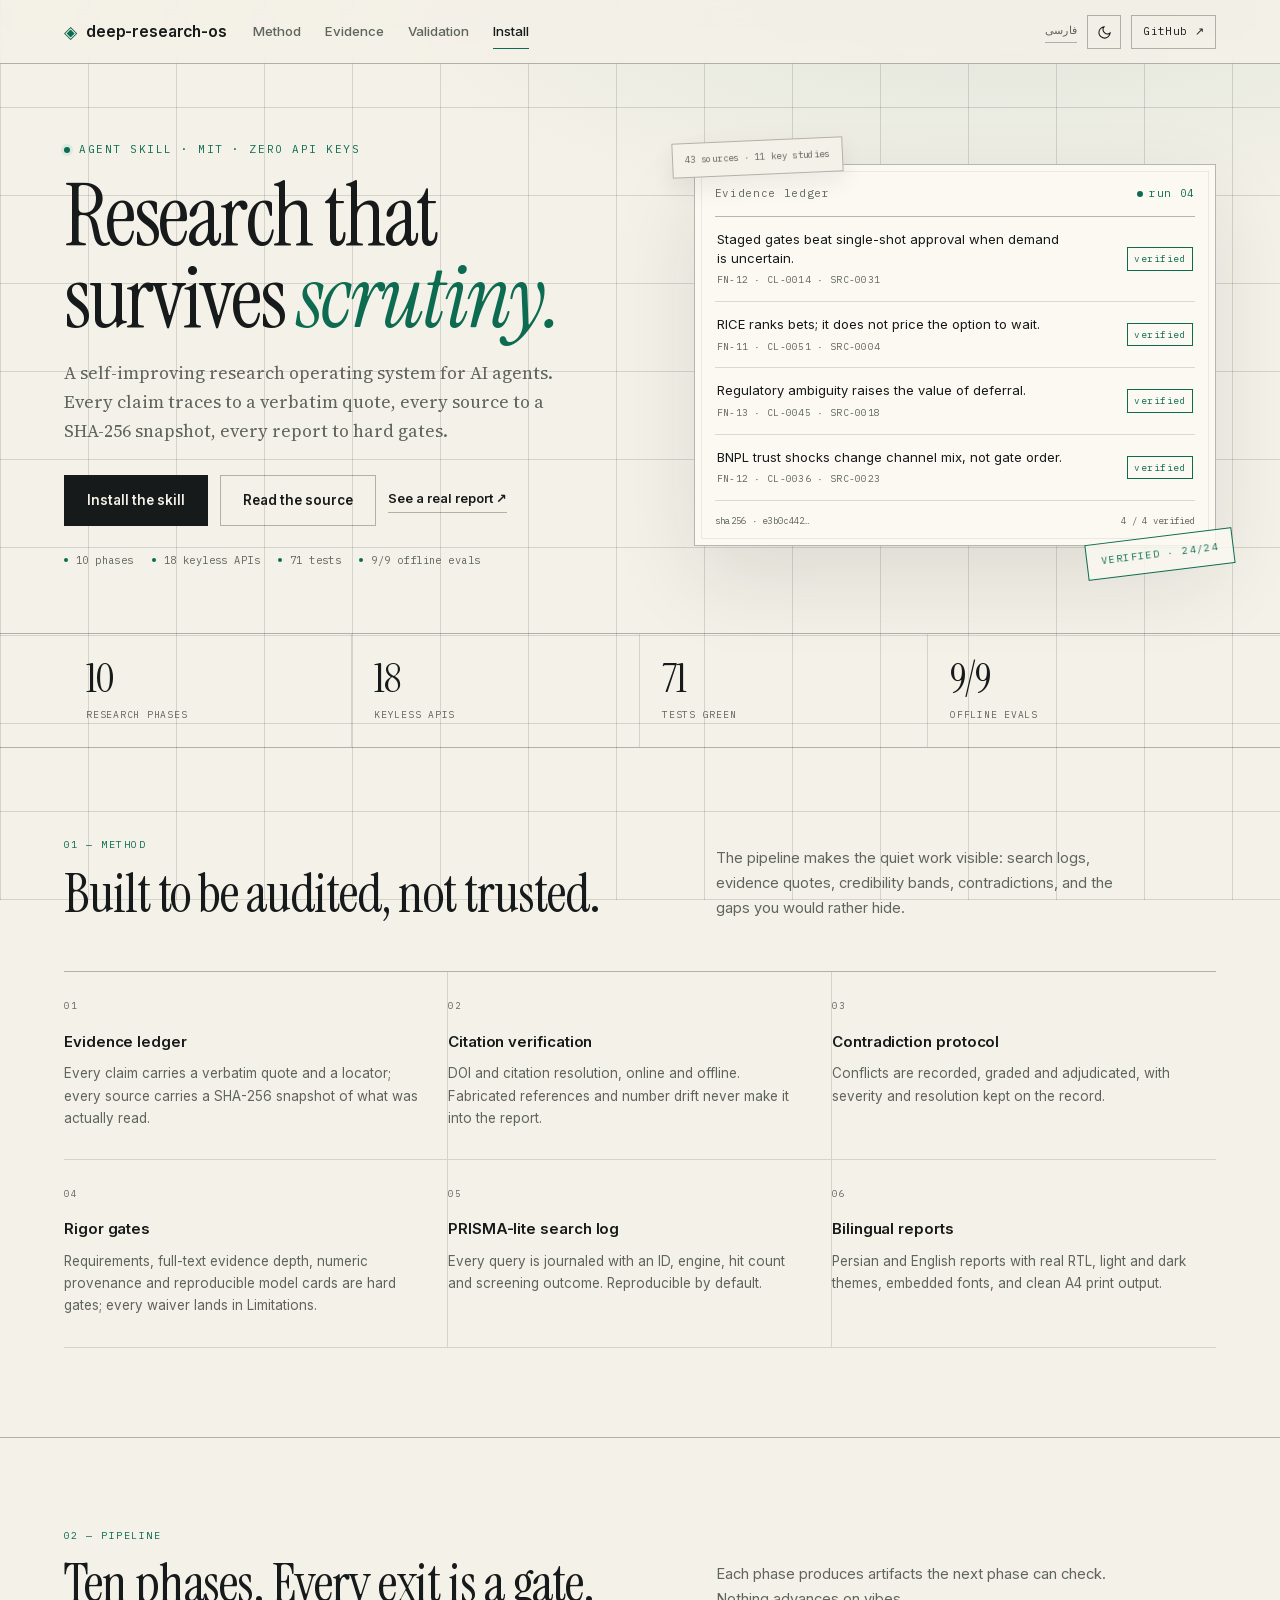
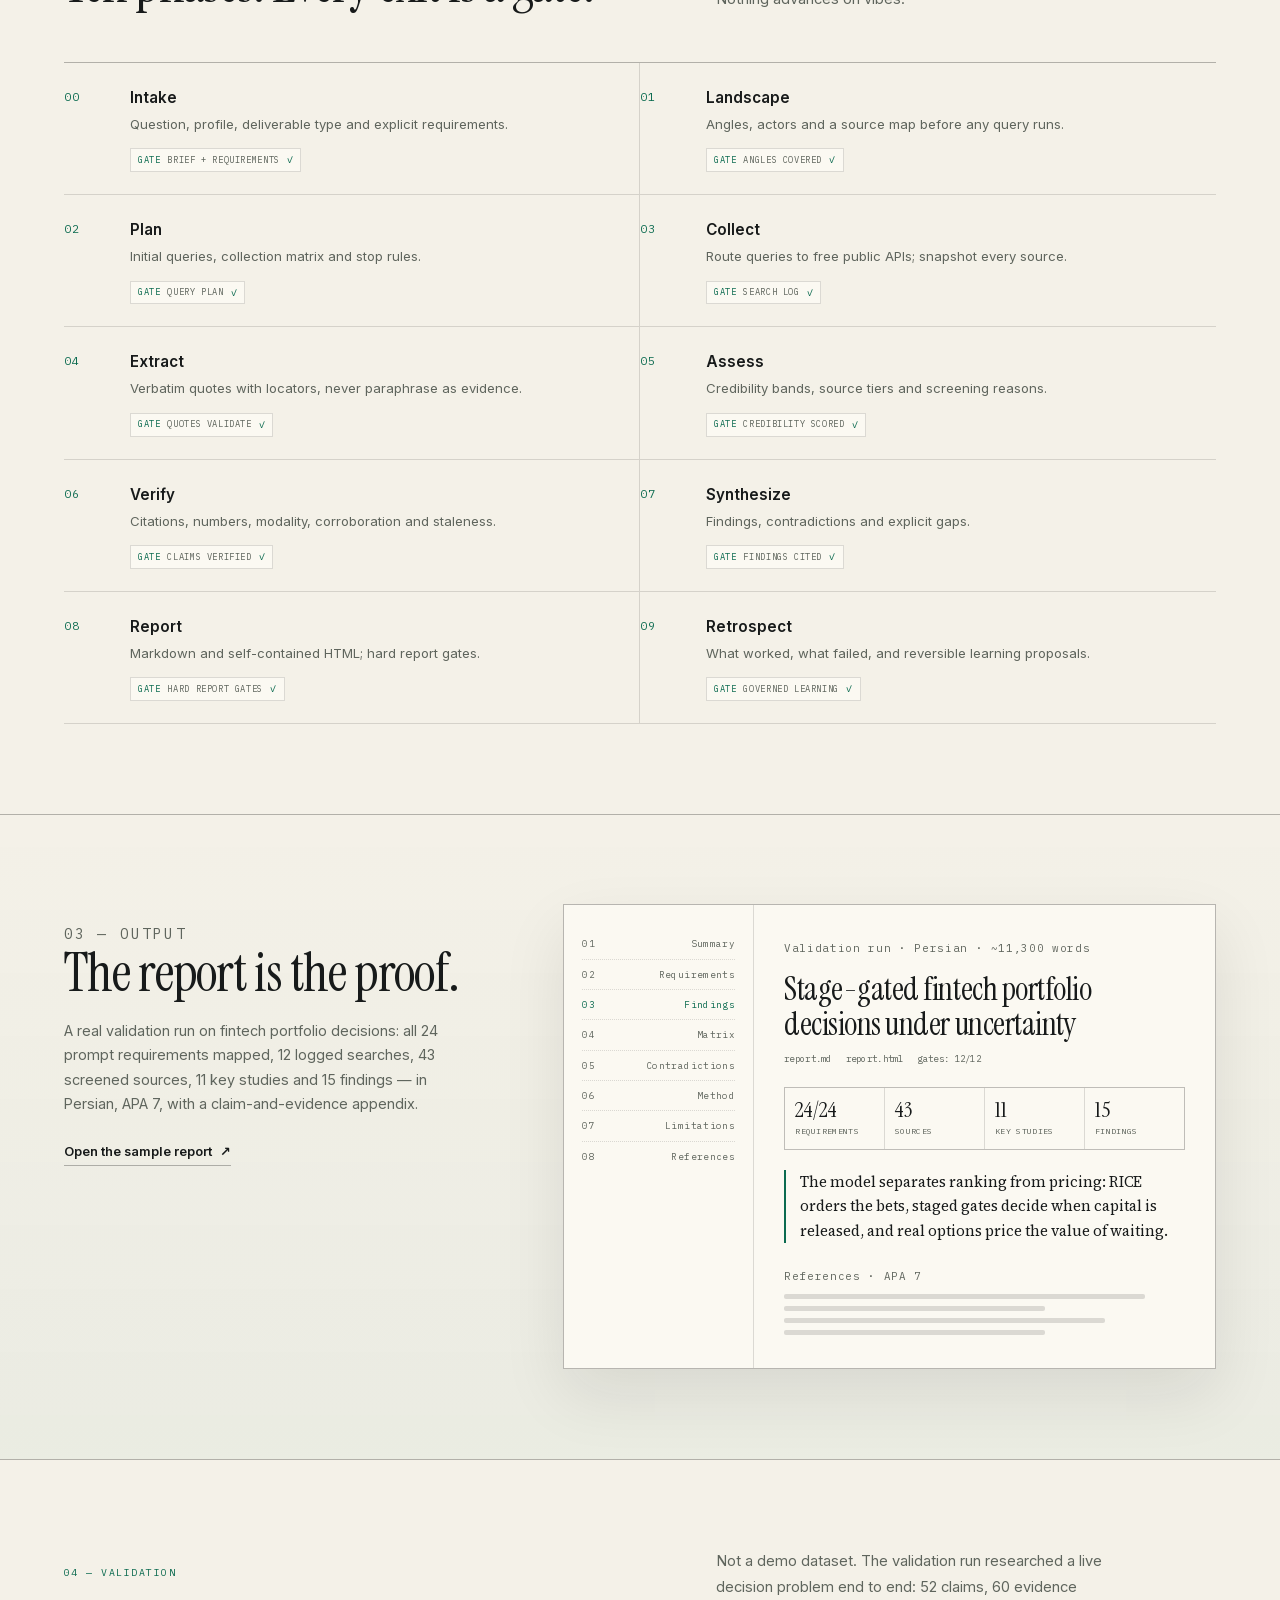
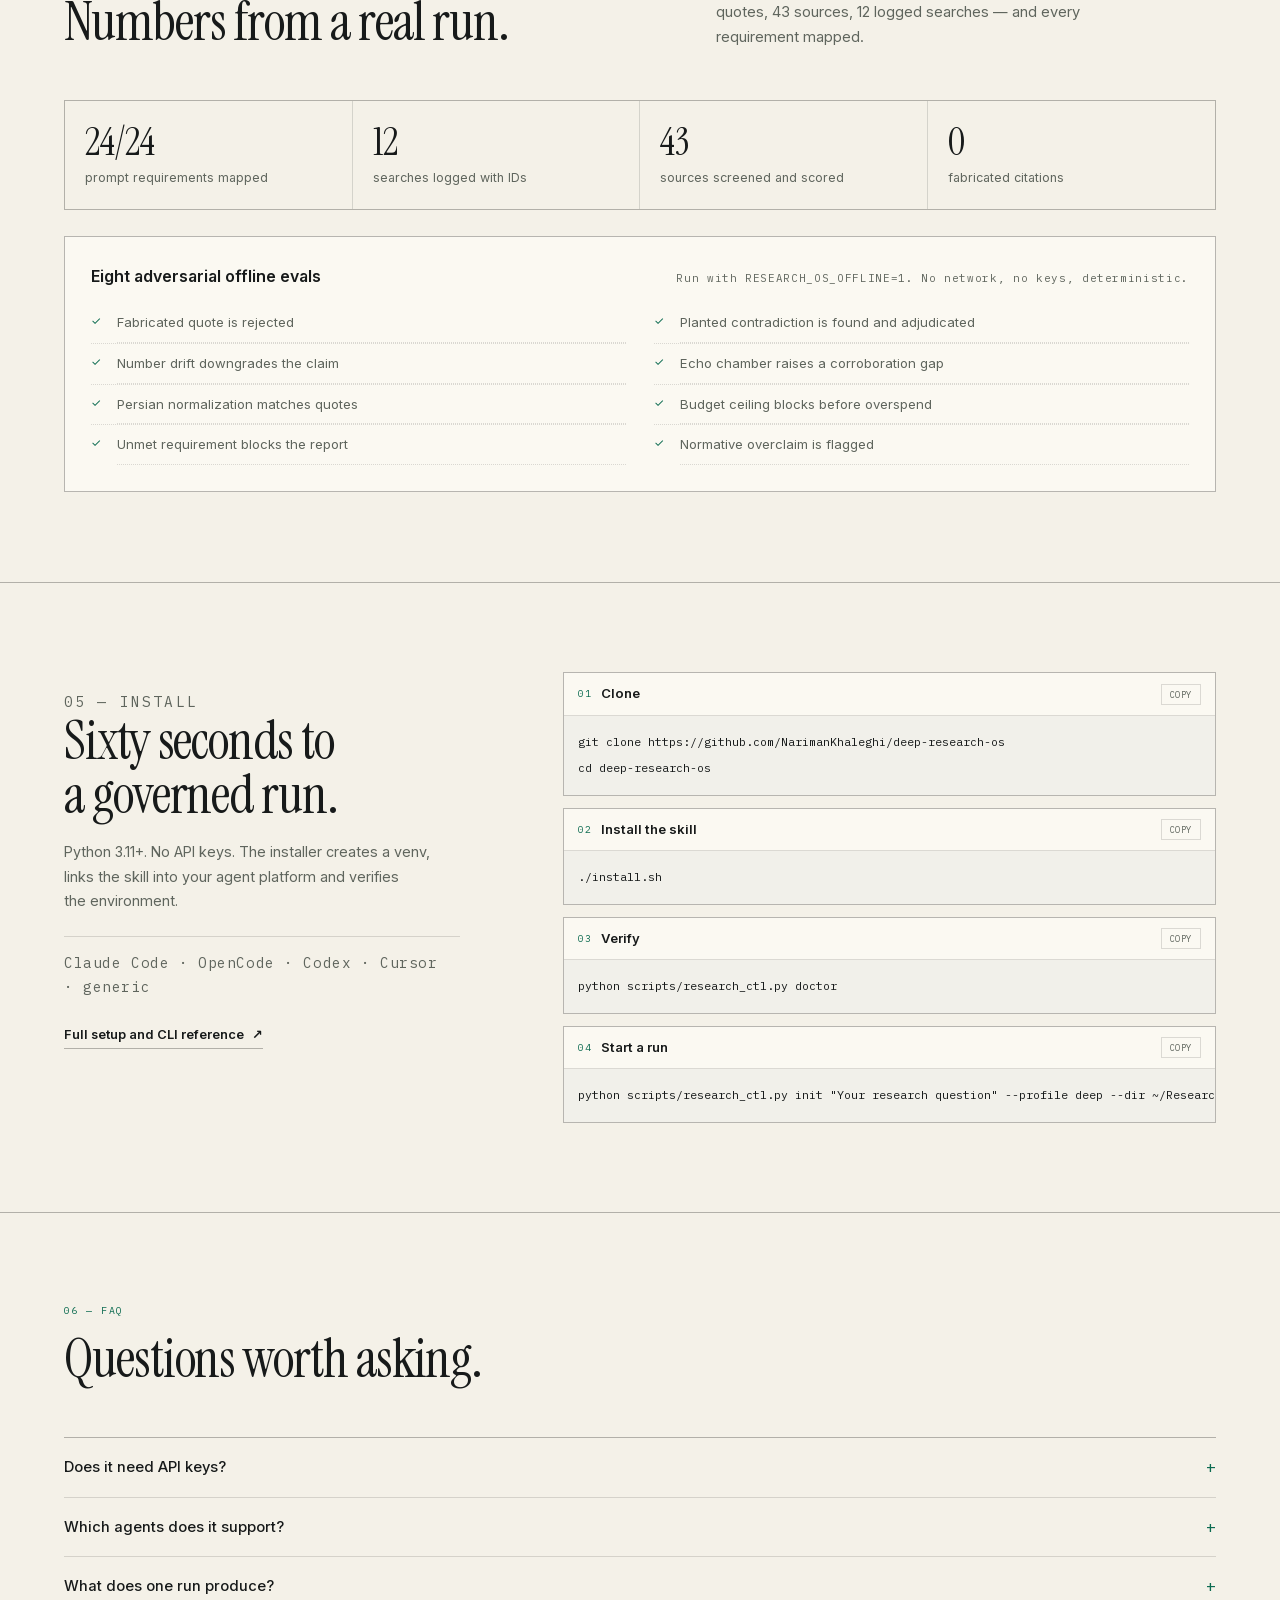
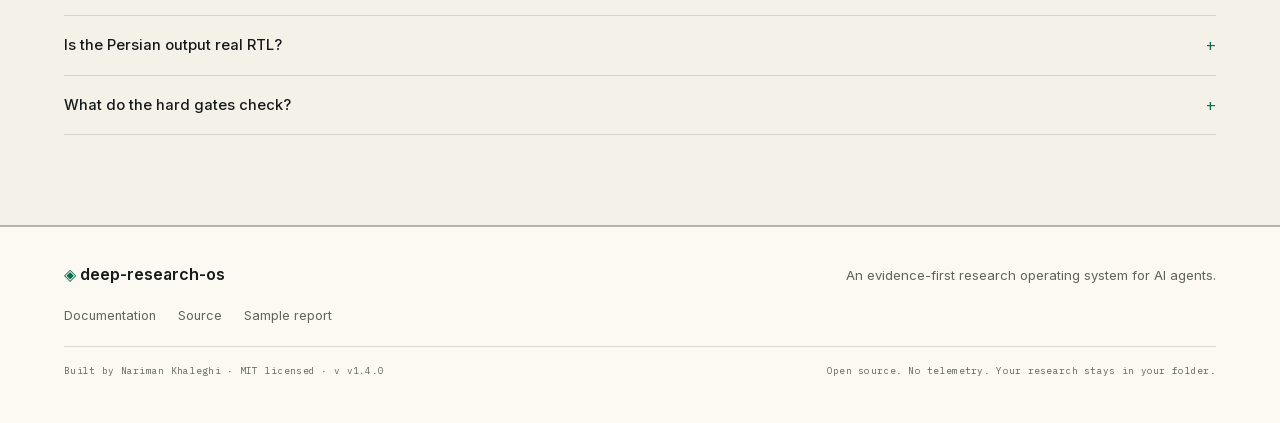
<file: docs/index.html>
<!doctype html>
<html lang="en" dir="ltr">
<head>
<meta charset="utf-8">
<meta name="viewport" content="width=device-width, initial-scale=1">
<meta name="color-scheme" content="light dark">
<title>deep-research-os — research that survives scrutiny</title>
<meta name="description" content="An open-source research operating system for AI agents. Every claim traces to a verbatim quote, every source to a SHA-256 snapshot, every report to hard gates. MIT, zero API keys.">
<meta name="author" content="Nariman Khaleghi">
<meta name="robots" content="index, follow, max-image-preview:large">
<link rel="canonical" href="https://narimankhaleghi.github.io/deep-research-os/">
<link rel="alternate" hreflang="en" href="https://narimankhaleghi.github.io/deep-research-os/">
<link rel="alternate" hreflang="fa" href="https://narimankhaleghi.github.io/deep-research-os/fa/">
<link rel="alternate" hreflang="x-default" href="https://narimankhaleghi.github.io/deep-research-os/">

<meta property="og:type" content="website">
<meta property="og:site_name" content="deep-research-os">
<meta property="og:title" content="deep-research-os — research that survives scrutiny">
<meta property="og:description" content="Evidence ledger, citation verification, contradiction protocol, requirement coverage and bilingual reports. Open source, MIT, no API keys required.">
<meta property="og:url" content="https://narimankhaleghi.github.io/deep-research-os/">
<meta property="og:image" content="https://narimankhaleghi.github.io/deep-research-os/assets/og.png">
<meta property="og:image:width" content="1200">
<meta property="og:image:height" content="630">
<meta property="og:image:alt" content="deep-research-os — research that survives scrutiny">
<meta property="og:locale" content="en_US">
<meta property="og:locale:alternate" content="fa_IR">
<meta name="twitter:card" content="summary_large_image">
<meta name="twitter:title" content="deep-research-os — research that survives scrutiny">
<meta name="twitter:description" content="Evidence ledger, citation verification, contradiction protocol, requirement coverage and bilingual reports. Open source, MIT, no API keys required.">
<meta name="twitter:image" content="https://narimankhaleghi.github.io/deep-research-os/assets/og.png">

<meta name="theme-color" content="#f4f1e8" media="(prefers-color-scheme: light)">
<meta name="theme-color" content="#101412" media="(prefers-color-scheme: dark)">
<link rel="icon" href="assets/favicon.svg" type="image/svg+xml">
<link rel="preload" href="assets/fonts/instrument-serif.woff2" as="font" type="font/woff2" crossorigin>
<link rel="preload" href="assets/fonts/source-serif-var.woff2" as="font" type="font/woff2" crossorigin>
<link rel="stylesheet" href="assets/site.css?v=f79519493f">
<script type="application/ld+json">{"@context":"https://schema.org","@graph":[{"@type":"SoftwareApplication","name":"deep-research-os","description":"An open-source research operating system for AI agents. Every claim traces to a verbatim quote, every source to a SHA-256 snapshot, every report to hard gates. MIT, zero API keys.","url":"https://narimankhaleghi.github.io/deep-research-os/","image":"https://narimankhaleghi.github.io/deep-research-os/assets/og.png","inLanguage":"en","applicationCategory":"DeveloperApplication","operatingSystem":"Linux, macOS, Windows","softwareVersion":"1.4.0","codeRepository":"https://github.com/NarimanKhaleghi/deep-research-os","license":"https://opensource.org/license/mit","author":{"@type":"Person","name":"Nariman Khaleghi"},"offers":{"@type":"Offer","price":"0","priceCurrency":"USD"},"featureList":["Evidence ledger","Citation verification","Contradiction protocol","Rigor gates","PRISMA-lite search log","Bilingual reports"]},{"@type":"FAQPage","inLanguage":"en","mainEntity":[{"@type":"Question","name":"Does it need API keys?","acceptedAnswer":{"@type":"Answer","text":"No. Eighteen free public search APIs, web fetch and PDF extraction work without keys; CORE adds an optional key. Optional keys only add capacity; the pipeline is designed to run keyless."}},{"@type":"Question","name":"Which agents does it support?","acceptedAnswer":{"@type":"Answer","text":"Claude Code, OpenCode, Codex, Cursor and any generic skill directory. The installer auto-detects platforms; SKILL.md carries the workflow."}},{"@type":"Question","name":"What does one run produce?","acceptedAnswer":{"@type":"Answer","text":"A brief and plan, a search journal, source snapshots, an evidence ledger, a verification report, findings, report.md, a self-contained report.html and a retrospective."}},{"@type":"Question","name":"Is the Persian output real RTL?","acceptedAnswer":{"@type":"Answer","text":"Yes. Reports are rendered in English or Persian (auto-detected or --lang fa), with RTL layout, embedded Vazirmatn, translated labels and APA 7 references."}},{"@type":"Question","name":"What do the hard gates check?","acceptedAnswer":{"@type":"Answer","text":"IDs resolve, every fact line is cited, numbers and their source dates match, no placeholders, open contradictions stay visible, weak claims are labeled, requirements are covered, bibliography fields are complete, and computational claims ship a reproducible model check."}}]},{"@type":"HowTo","name":"Sixty seconds to a governed run.","description":"Python 3.11+. No API keys. The installer creates a venv, links the skill into your agent platform and verifies the environment.","inLanguage":"en","url":"https://narimankhaleghi.github.io/deep-research-os/#install","step":[{"@type":"HowToStep","position":1,"name":"Clone","text":"Clone: git clone https://github.com/NarimanKhaleghi/deep-research-os\ncd deep-research-os"},{"@type":"HowToStep","position":2,"name":"Install the skill","text":"Install the skill: ./install.sh"},{"@type":"HowToStep","position":3,"name":"Verify","text":"Verify: python scripts/research_ctl.py doctor"},{"@type":"HowToStep","position":4,"name":"Start a run","text":"Start a run: python scripts/research_ctl.py init \"Your research question\" --profile deep --dir ~/Research/your-topic"}]}]}</script>
<script>
(function(){document.documentElement.classList.add("js");try{var t=localStorage.getItem("dro.theme");if(t){document.documentElement.setAttribute("data-theme",t);}}catch(e){}})();
</script>
</head>
<body>
<a class="skip" href="#main">Skip to content</a>

<header class="nav">
  <div class="wrap nav-inner">
    <a class="brand" href="./" aria-label="deep-research-os — home">
      <span class="mark" aria-hidden="true">◈</span> deep-research-os
    </a>
    <nav class="navlinks" id="navlinks" aria-label="Primary">
      <a href="#how">Method</a>
      <a href="#evidence">Evidence</a>
      <a href="#validation">Validation</a>
      <a href="#install">Install</a>
    </nav>
    <div class="tools">
      <a class="langbtn" href="fa/" hreflang="fa" lang="fa">فارسی</a>
      <button class="iconbtn" id="theme-toggle" type="button" aria-pressed="false" aria-label="Toggle theme" title="Toggle theme">
        <svg class="icon-moon" viewBox="0 0 24 24" fill="none" stroke="currentColor" stroke-width="1.7" aria-hidden="true"><path d="M21 12.8A9 9 0 1 1 11.2 3a7 7 0 0 0 9.8 9.8Z"/></svg>
        <svg class="icon-sun" viewBox="0 0 24 24" fill="none" stroke="currentColor" stroke-width="1.7" aria-hidden="true"><circle cx="12" cy="12" r="4"/><path d="M12 2v2M12 20v2M4.9 4.9l1.4 1.4M17.7 17.7l1.4 1.4M2 12h2M20 12h2M4.9 19.1l1.4-1.4M17.7 6.3l1.4-1.4"/></svg>
      </button>
      <a class="gh" href="https://github.com/NarimanKhaleghi/deep-research-os">GitHub <span aria-hidden="true">↗</span></a>
      <button class="burger" id="menu-toggle" type="button" aria-expanded="false" aria-controls="navlinks" aria-label="Menu">
        <span></span><span></span>
      </button>
    </div>
  </div>
</header>

<main id="main">
  <section class="hero">
    <div class="wrap hero-grid">
      <div class="hero-copy">
        <p class="eyebrow"><span class="dot" aria-hidden="true"></span>Agent skill · MIT · zero API keys</p>
        <h1>Research that survives <em>scrutiny.</em></h1>
        <p class="lede">A self-improving research operating system for AI agents. Every claim traces to a verbatim quote, every source to a SHA-256 snapshot, every report to hard gates.</p>
        <div class="cta">
          <a class="btn primary" href="#install">Install the skill</a>
          <a class="btn ghost" href="https://github.com/NarimanKhaleghi/deep-research-os">Read the source</a>
          <a class="link-arrow" href="samples/report.html">See a real report <span aria-hidden="true">↗</span></a>
        </div>
        <ul class="proof">
<li>10 phases</li><li>18 keyless APIs</li><li>71 tests</li><li>9/9 offline evals</li>        </ul>
      </div>
      <div class="hero-art">
        <div class="slip">43 sources · 11 key studies</div>
        <div class="ledger" aria-label="Evidence ledger">
          <div class="lhead"><span class="mono">Evidence ledger</span><span class="live mono"><i aria-hidden="true"></i>run 04</span></div>
          <div class="lrow" style="--i:0">
            <p class="lclaim">Staged gates beat single-shot approval when demand is uncertain.</p>
            <span class="lsrc">FN-12 · CL-0014 · SRC-0031</span>
            <span class="chip verified">verified</span>
          </div>
          <div class="lrow" style="--i:1">
            <p class="lclaim">RICE ranks bets; it does not price the option to wait.</p>
            <span class="lsrc">FN-11 · CL-0051 · SRC-0004</span>
            <span class="chip verified">verified</span>
          </div>
          <div class="lrow" style="--i:2">
            <p class="lclaim">Regulatory ambiguity raises the value of deferral.</p>
            <span class="lsrc">FN-13 · CL-0045 · SRC-0018</span>
            <span class="chip verified">verified</span>
          </div>
          <div class="lrow" style="--i:3">
            <p class="lclaim">BNPL trust shocks change channel mix, not gate order.</p>
            <span class="lsrc">FN-12 · CL-0036 · SRC-0023</span>
            <span class="chip verified">verified</span>
          </div>
          <div class="lfoot"><span>sha256 · e3b0c442…</span><span>4 / 4 verified</span></div>
        </div>
        <div class="stamp">VERIFIED · 24/24</div>
      </div>
    </div>
  </section>

  <section class="metrics" aria-label="Key numbers">
    <div class="wrap">
      <div class="band">
        <div class="metric"><div class="mvalue" data-count="10">10</div><div class="mlabel">research phases</div></div>
        <div class="metric"><div class="mvalue" data-count="18">18</div><div class="mlabel">keyless APIs</div></div>
        <div class="metric"><div class="mvalue" data-count="71">71</div><div class="mlabel">tests green</div></div>
        <div class="metric"><div class="mvalue" data-count="9/9">9/9</div><div class="mlabel">offline evals</div></div>
      </div>
    </div>
  </section>

  <section class="section" id="how">
    <div class="wrap">
      <div class="fhead reveal">
        <div><p class="kicker">01 — Method</p><h2>Built to be audited, not trusted.</h2></div>
        <p>The pipeline makes the quiet work visible: search logs, evidence quotes, credibility bands, contradictions, and the gaps you would rather hide.</p>
      </div>
      <div class="fgrid">
        <article class="fitem reveal" style="--i:0">
          <div class="fnum">01</div>
          <h3>Evidence ledger</h3>
          <p>Every claim carries a verbatim quote and a locator; every source carries a SHA-256 snapshot of what was actually read.</p>
        </article>
        <article class="fitem reveal" style="--i:1">
          <div class="fnum">02</div>
          <h3>Citation verification</h3>
          <p>DOI and citation resolution, online and offline. Fabricated references and number drift never make it into the report.</p>
        </article>
        <article class="fitem reveal" style="--i:2">
          <div class="fnum">03</div>
          <h3>Contradiction protocol</h3>
          <p>Conflicts are recorded, graded and adjudicated, with severity and resolution kept on the record.</p>
        </article>
        <article class="fitem reveal" style="--i:3">
          <div class="fnum">04</div>
          <h3>Rigor gates</h3>
          <p>Requirements, full-text evidence depth, numeric provenance and reproducible model cards are hard gates; every waiver lands in Limitations.</p>
        </article>
        <article class="fitem reveal" style="--i:4">
          <div class="fnum">05</div>
          <h3>PRISMA-lite search log</h3>
          <p>Every query is journaled with an ID, engine, hit count and screening outcome. Reproducible by default.</p>
        </article>
        <article class="fitem reveal" style="--i:5">
          <div class="fnum">06</div>
          <h3>Bilingual reports</h3>
          <p>Persian and English reports with real RTL, light and dark themes, embedded fonts, and clean A4 print output.</p>
        </article>
      </div>
    </div>
  </section>

  <section class="section" id="pipeline">
    <div class="wrap">
      <div class="fhead reveal">
        <div><p class="kicker">02 — Pipeline</p><h2>Ten phases. Every exit is a gate.</h2></div>
        <p>Each phase produces artifacts the next phase can check. Nothing advances on vibes.</p>
      </div>
      <ol class="phases">
        <li class="phase reveal" style="--i:0">
          <span class="pnum">00</span>
          <div class="pbody">
            <h3>Intake</h3>
            <p>Question, profile, deliverable type and explicit requirements.</p>
            <span class="pgate"><span>Gate</span> brief + requirements</span>
          </div>
        </li>
        <li class="phase reveal" style="--i:1">
          <span class="pnum">01</span>
          <div class="pbody">
            <h3>Landscape</h3>
            <p>Angles, actors and a source map before any query runs.</p>
            <span class="pgate"><span>Gate</span> angles covered</span>
          </div>
        </li>
        <li class="phase reveal" style="--i:2">
          <span class="pnum">02</span>
          <div class="pbody">
            <h3>Plan</h3>
            <p>Initial queries, collection matrix and stop rules.</p>
            <span class="pgate"><span>Gate</span> query plan</span>
          </div>
        </li>
        <li class="phase reveal" style="--i:3">
          <span class="pnum">03</span>
          <div class="pbody">
            <h3>Collect</h3>
            <p>Route queries to free public APIs; snapshot every source.</p>
            <span class="pgate"><span>Gate</span> search log</span>
          </div>
        </li>
        <li class="phase reveal" style="--i:4">
          <span class="pnum">04</span>
          <div class="pbody">
            <h3>Extract</h3>
            <p>Verbatim quotes with locators, never paraphrase as evidence.</p>
            <span class="pgate"><span>Gate</span> quotes validate</span>
          </div>
        </li>
        <li class="phase reveal" style="--i:5">
          <span class="pnum">05</span>
          <div class="pbody">
            <h3>Assess</h3>
            <p>Credibility bands, source tiers and screening reasons.</p>
            <span class="pgate"><span>Gate</span> credibility scored</span>
          </div>
        </li>
        <li class="phase reveal" style="--i:6">
          <span class="pnum">06</span>
          <div class="pbody">
            <h3>Verify</h3>
            <p>Citations, numbers, modality, corroboration and staleness.</p>
            <span class="pgate"><span>Gate</span> claims verified</span>
          </div>
        </li>
        <li class="phase reveal" style="--i:7">
          <span class="pnum">07</span>
          <div class="pbody">
            <h3>Synthesize</h3>
            <p>Findings, contradictions and explicit gaps.</p>
            <span class="pgate"><span>Gate</span> findings cited</span>
          </div>
        </li>
        <li class="phase reveal" style="--i:8">
          <span class="pnum">08</span>
          <div class="pbody">
            <h3>Report</h3>
            <p>Markdown and self-contained HTML; hard report gates.</p>
            <span class="pgate"><span>Gate</span> hard report gates</span>
          </div>
        </li>
        <li class="phase reveal" style="--i:9">
          <span class="pnum">09</span>
          <div class="pbody">
            <h3>Retrospect</h3>
            <p>What worked, what failed, and reversible learning proposals.</p>
            <span class="pgate"><span>Gate</span> governed learning</span>
          </div>
        </li>
      </ol>
    </div>
  </section>

  <section class="section preview" id="evidence">
    <div class="wrap pgrid">
      <div class="pintro reveal">
        <p class="kicker">03 — Output</p>
        <h2>The report is the proof.</h2>
        <p>A real validation run on fintech portfolio decisions: all 24 prompt requirements mapped, 12 logged searches, 43 screened sources, 11 key studies and 15 findings — in Persian, APA 7, with a claim-and-evidence appendix.</p>
        <a class="plink" href="samples/report.html">Open the sample report <span aria-hidden="true">↗</span></a>
      </div>
      <div class="sheet reveal" style="--i:1">
        <aside class="toc" aria-label="Report contents">
          <div><span>01</span><span>Summary</span></div>
          <div><span>02</span><span>Requirements</span></div>
          <div class="on"><span>03</span><span>Findings</span></div>
          <div><span>04</span><span>Matrix</span></div>
          <div><span>05</span><span>Contradictions</span></div>
          <div><span>06</span><span>Method</span></div>
          <div><span>07</span><span>Limitations</span></div>
          <div><span>08</span><span>References</span></div>
        </aside>
        <article class="doc">
          <span class="mono dsub">Validation run · Persian · ~11,300 words</span>
          <h3>Stage-gated fintech portfolio decisions under uncertainty</h3>
          <div class="docmeta"><span>report.md</span><span>report.html</span><span>gates: 12/12</span></div>
          <div class="rstats">
            <div class="rstat"><b>24/24</b><span>requirements</span></div>
            <div class="rstat"><b>43</b><span>sources</span></div>
            <div class="rstat"><b>11</b><span>key studies</span></div>
            <div class="rstat"><b>15</b><span>findings</span></div>
          </div>
          <p class="rtext">The model separates ranking from pricing: RICE orders the bets, staged gates decide when capital is released, and real options price the value of waiting.</p>
          <span class="mono refs">References · APA 7</span>
          <div class="refline w90"></div><div class="refline w65"></div><div class="refline w80"></div><div class="refline w65"></div>
        </article>
      </div>
    </div>
  </section>

  <section class="section validation" id="validation">
    <div class="wrap">
      <div class="fhead reveal">
        <div><p class="kicker">04 — Validation</p><h2>Numbers from a real run.</h2></div>
        <p>Not a demo dataset. The validation run researched a live decision problem end to end: 52 claims, 60 evidence quotes, 43 sources, 12 logged searches — and every requirement mapped.</p>
      </div>
      <div class="vstats reveal">
        <div class="vstat"><b data-count="24/24">24/24</b><span>prompt requirements mapped</span></div>
        <div class="vstat"><b data-count="12">12</b><span>searches logged with IDs</span></div>
        <div class="vstat"><b data-count="43">43</b><span>sources screened and scored</span></div>
        <div class="vstat"><b data-count="0">0</b><span>fabricated citations</span></div>
      </div>
      <div class="evals reveal">
        <div class="evals-head">
          <h3>Eight adversarial offline evals</h3>
          <p class="mono">Run with RESEARCH_OS_OFFLINE=1. No network, no keys, deterministic.</p>
        </div>
        <ol class="evals-grid">
<li>Fabricated quote is rejected</li><li>Planted contradiction is found and adjudicated</li><li>Number drift downgrades the claim</li><li>Echo chamber raises a corroboration gap</li><li>Persian normalization matches quotes</li><li>Budget ceiling blocks before overspend</li><li>Unmet requirement blocks the report</li><li>Normative overclaim is flagged</li>        </ol>
      </div>
    </div>
  </section>

  <section class="section install" id="install">
    <div class="wrap install-grid">
      <div class="pintro reveal">
        <p class="kicker">05 — Install</p>
        <h2>Sixty seconds to a governed run.</h2>
        <p>Python 3.11+. No API keys. The installer creates a venv, links the skill into your agent platform and verifies the environment.</p>
        <p class="platforms">Claude Code · OpenCode · Codex · Cursor · generic</p>
        <a class="plink" href="https://github.com/NarimanKhaleghi/deep-research-os#readme">Full setup and CLI reference <span aria-hidden="true">↗</span></a>
      </div>
      <div class="steps">
        <div class="step reveal" style="--i:0">
          <div class="step-head">
            <span class="step-n">01</span>
            <h3>Clone</h3>
            <button class="copy" type="button" data-copy="Copy" data-copied="Copied">Copy</button>
          </div>
          <pre tabindex="0" aria-label="Clone"><code>git clone https://github.com/NarimanKhaleghi/deep-research-os
cd deep-research-os</code></pre>
        </div>
        <div class="step reveal" style="--i:1">
          <div class="step-head">
            <span class="step-n">02</span>
            <h3>Install the skill</h3>
            <button class="copy" type="button" data-copy="Copy" data-copied="Copied">Copy</button>
          </div>
          <pre tabindex="0" aria-label="Install the skill"><code>./install.sh</code></pre>
        </div>
        <div class="step reveal" style="--i:2">
          <div class="step-head">
            <span class="step-n">03</span>
            <h3>Verify</h3>
            <button class="copy" type="button" data-copy="Copy" data-copied="Copied">Copy</button>
          </div>
          <pre tabindex="0" aria-label="Verify"><code>python scripts/research_ctl.py doctor</code></pre>
        </div>
        <div class="step reveal" style="--i:3">
          <div class="step-head">
            <span class="step-n">04</span>
            <h3>Start a run</h3>
            <button class="copy" type="button" data-copy="Copy" data-copied="Copied">Copy</button>
          </div>
          <pre tabindex="0" aria-label="Start a run"><code>python scripts/research_ctl.py init "Your research question" --profile deep --dir ~/Research/your-topic</code></pre>
        </div>
      </div>
    </div>
  </section>

  <section class="section faq" id="faq">
    <div class="wrap">
      <div class="fhead reveal">
        <div><p class="kicker">06 — FAQ</p><h2>Questions worth asking.</h2></div>
      </div>
      <div class="faq-list reveal">
        <details>
          <summary>Does it need API keys?</summary>
          <p>No. Eighteen free public search APIs, web fetch and PDF extraction work without keys; CORE adds an optional key. Optional keys only add capacity; the pipeline is designed to run keyless.</p>
        </details>
        <details>
          <summary>Which agents does it support?</summary>
          <p>Claude Code, OpenCode, Codex, Cursor and any generic skill directory. The installer auto-detects platforms; SKILL.md carries the workflow.</p>
        </details>
        <details>
          <summary>What does one run produce?</summary>
          <p>A brief and plan, a search journal, source snapshots, an evidence ledger, a verification report, findings, report.md, a self-contained report.html and a retrospective.</p>
        </details>
        <details>
          <summary>Is the Persian output real RTL?</summary>
          <p>Yes. Reports are rendered in English or Persian (auto-detected or --lang fa), with RTL layout, embedded Vazirmatn, translated labels and APA 7 references.</p>
        </details>
        <details>
          <summary>What do the hard gates check?</summary>
          <p>IDs resolve, every fact line is cited, numbers and their source dates match, no placeholders, open contradictions stay visible, weak claims are labeled, requirements are covered, bibliography fields are complete, and computational claims ship a reproducible model check.</p>
        </details>
      </div>
    </div>
  </section>
</main>

<footer class="footer">
  <div class="wrap">
    <div class="foot-main">
      <div class="foot-brand"><span class="mark" aria-hidden="true">◈</span> deep-research-os</div>
      <p class="foot-tag">An evidence-first research operating system for AI agents.</p>
    </div>
    <div class="foot-links">
      <a href="https://github.com/NarimanKhaleghi/deep-research-os#readme">Documentation</a>
      <a href="https://github.com/NarimanKhaleghi/deep-research-os">Source</a>
      <a href="samples/report.html">Sample report</a>
    </div>
    <div class="foot-legal">
      <span>Built by Nariman Khaleghi · MIT licensed · v v1.4.0</span>
      <span>Open source. No telemetry. Your research stays in your folder.</span>
    </div>
  </div>
</footer>

<script src="assets/site.js?v=f79519493f" defer></script>
</body>
</html>
</file>
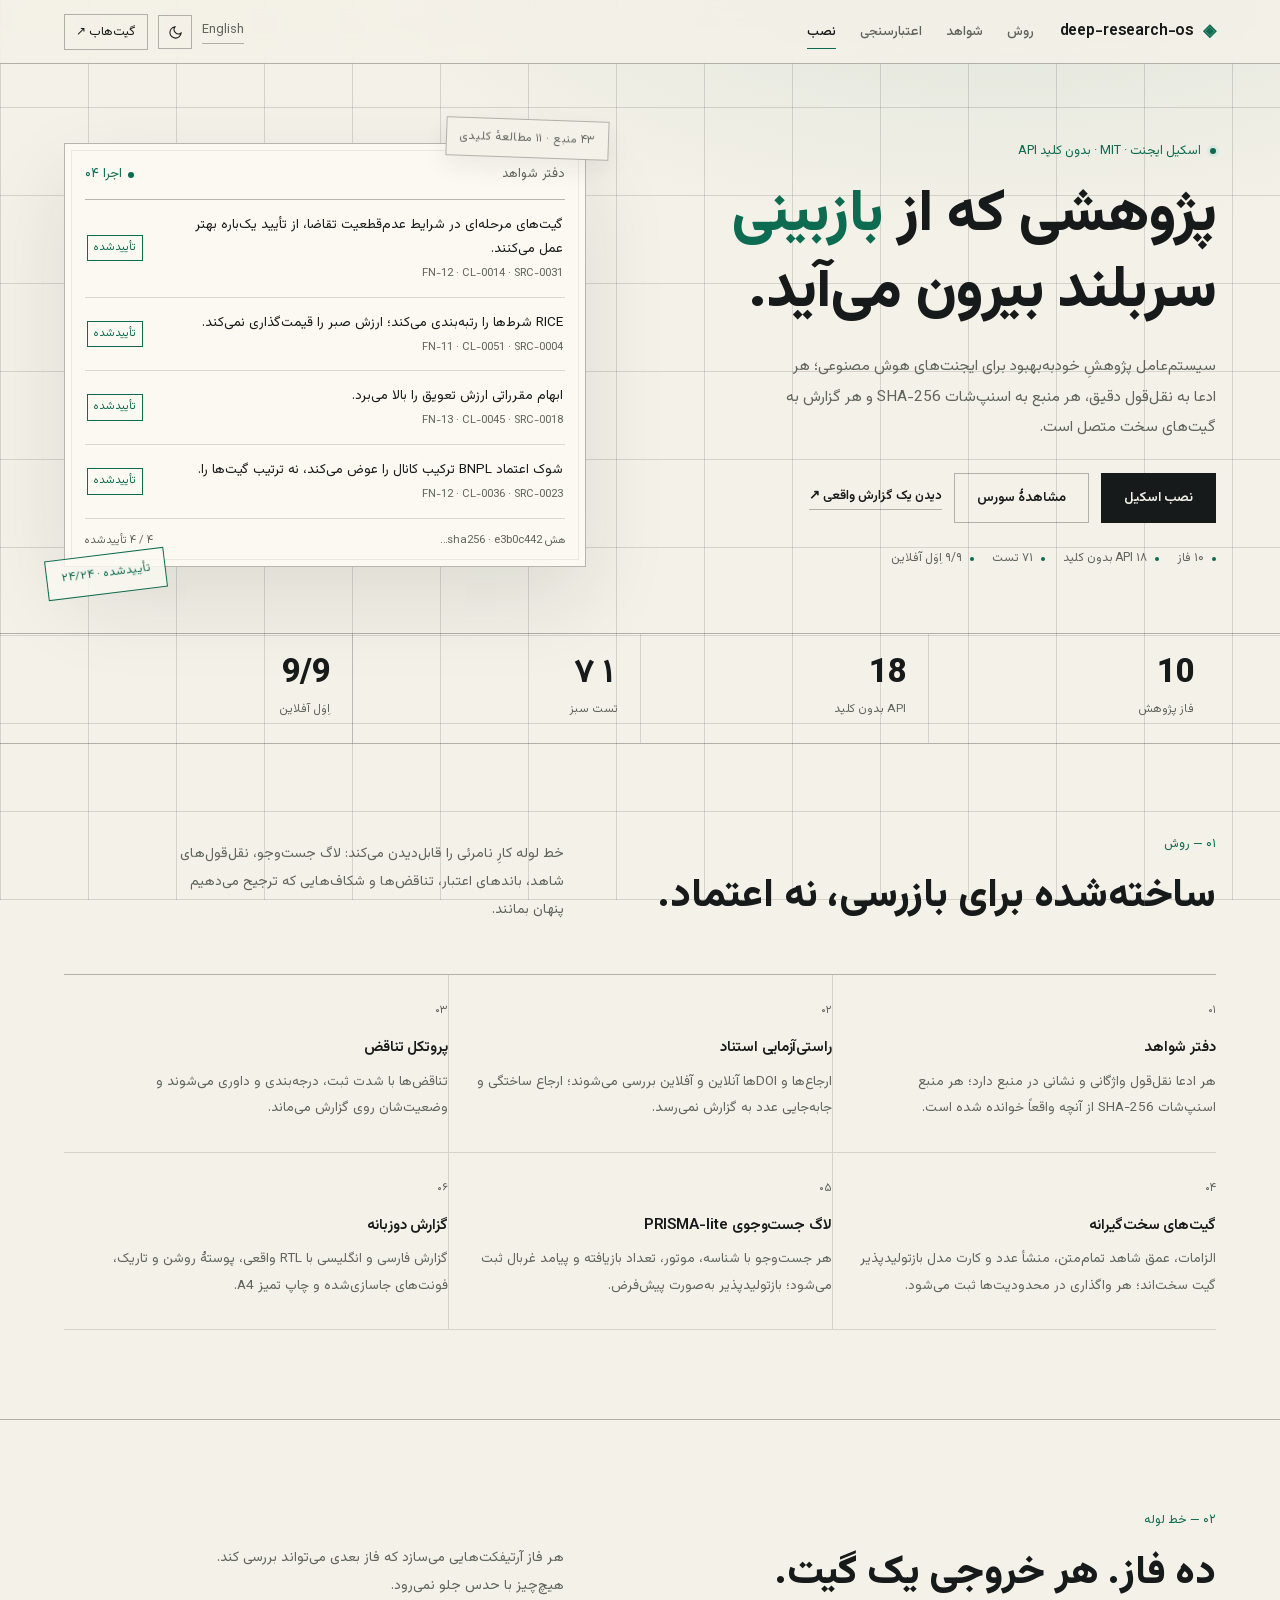
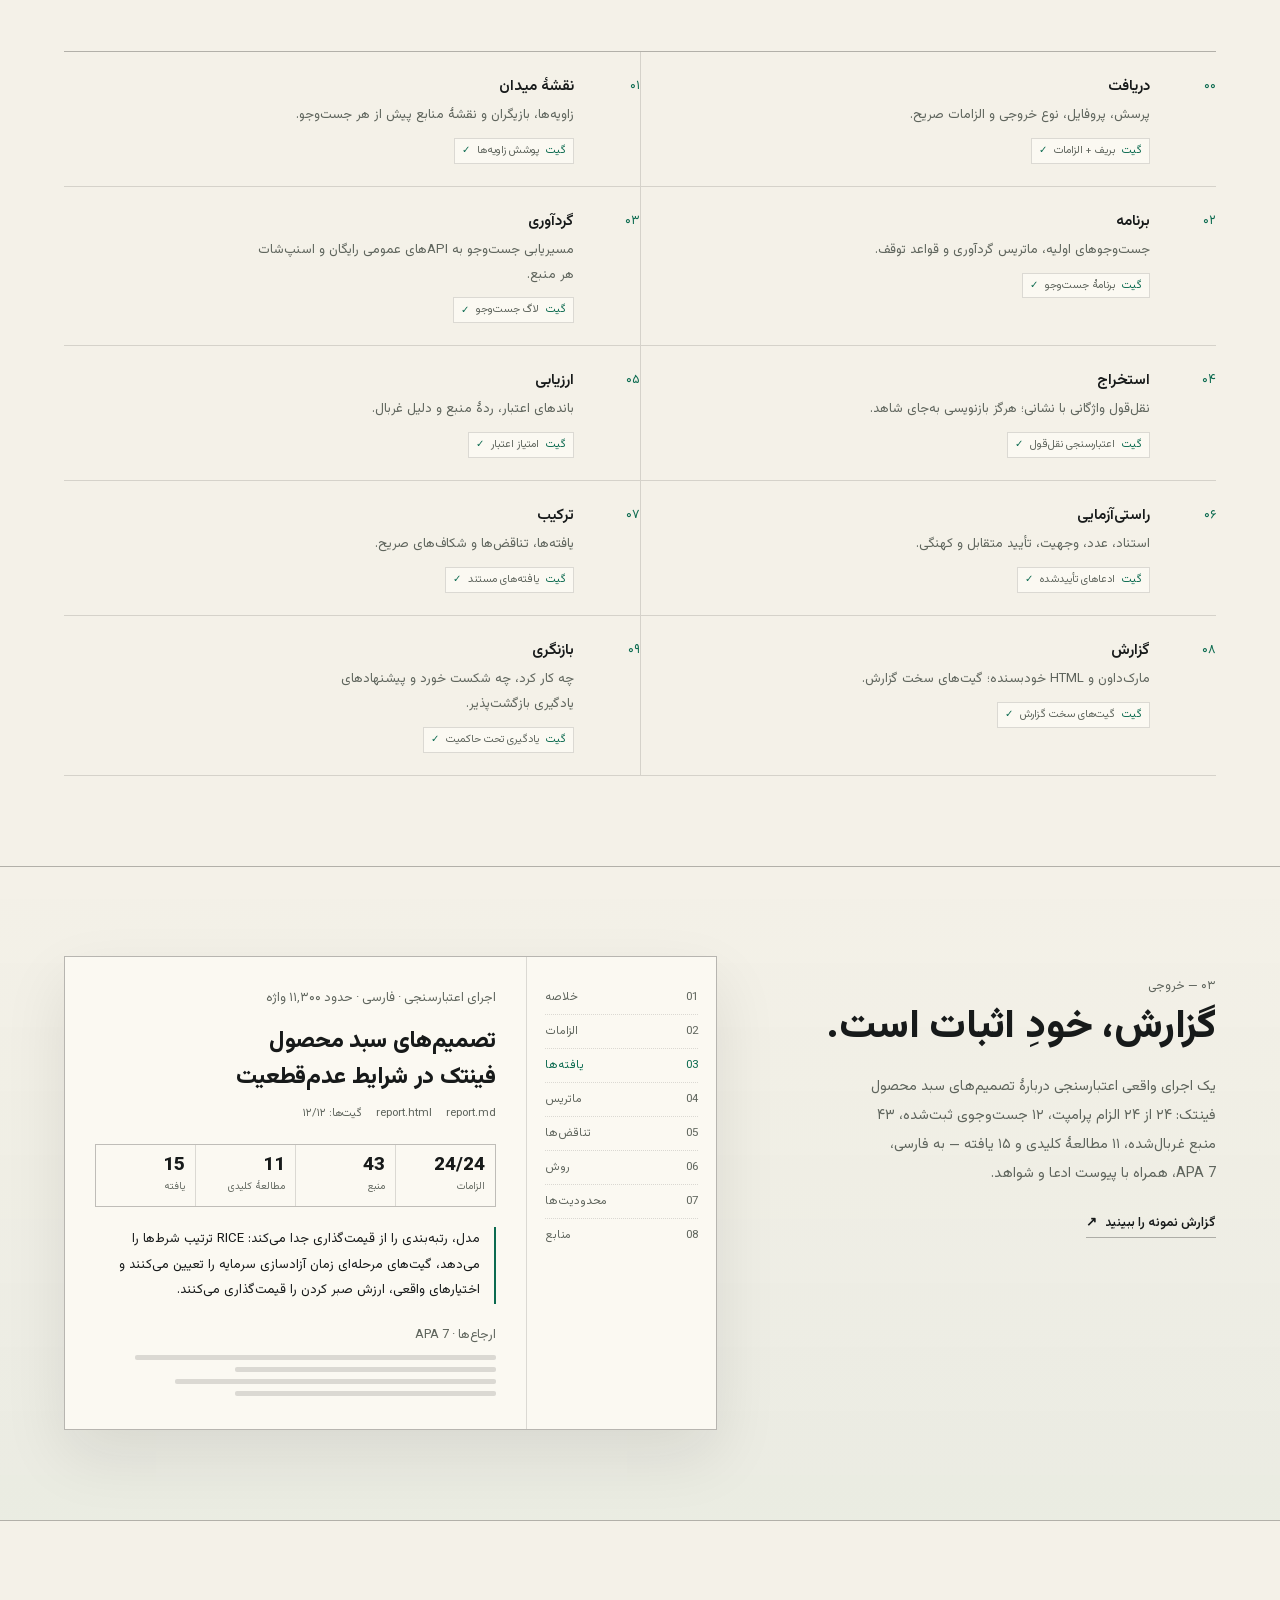
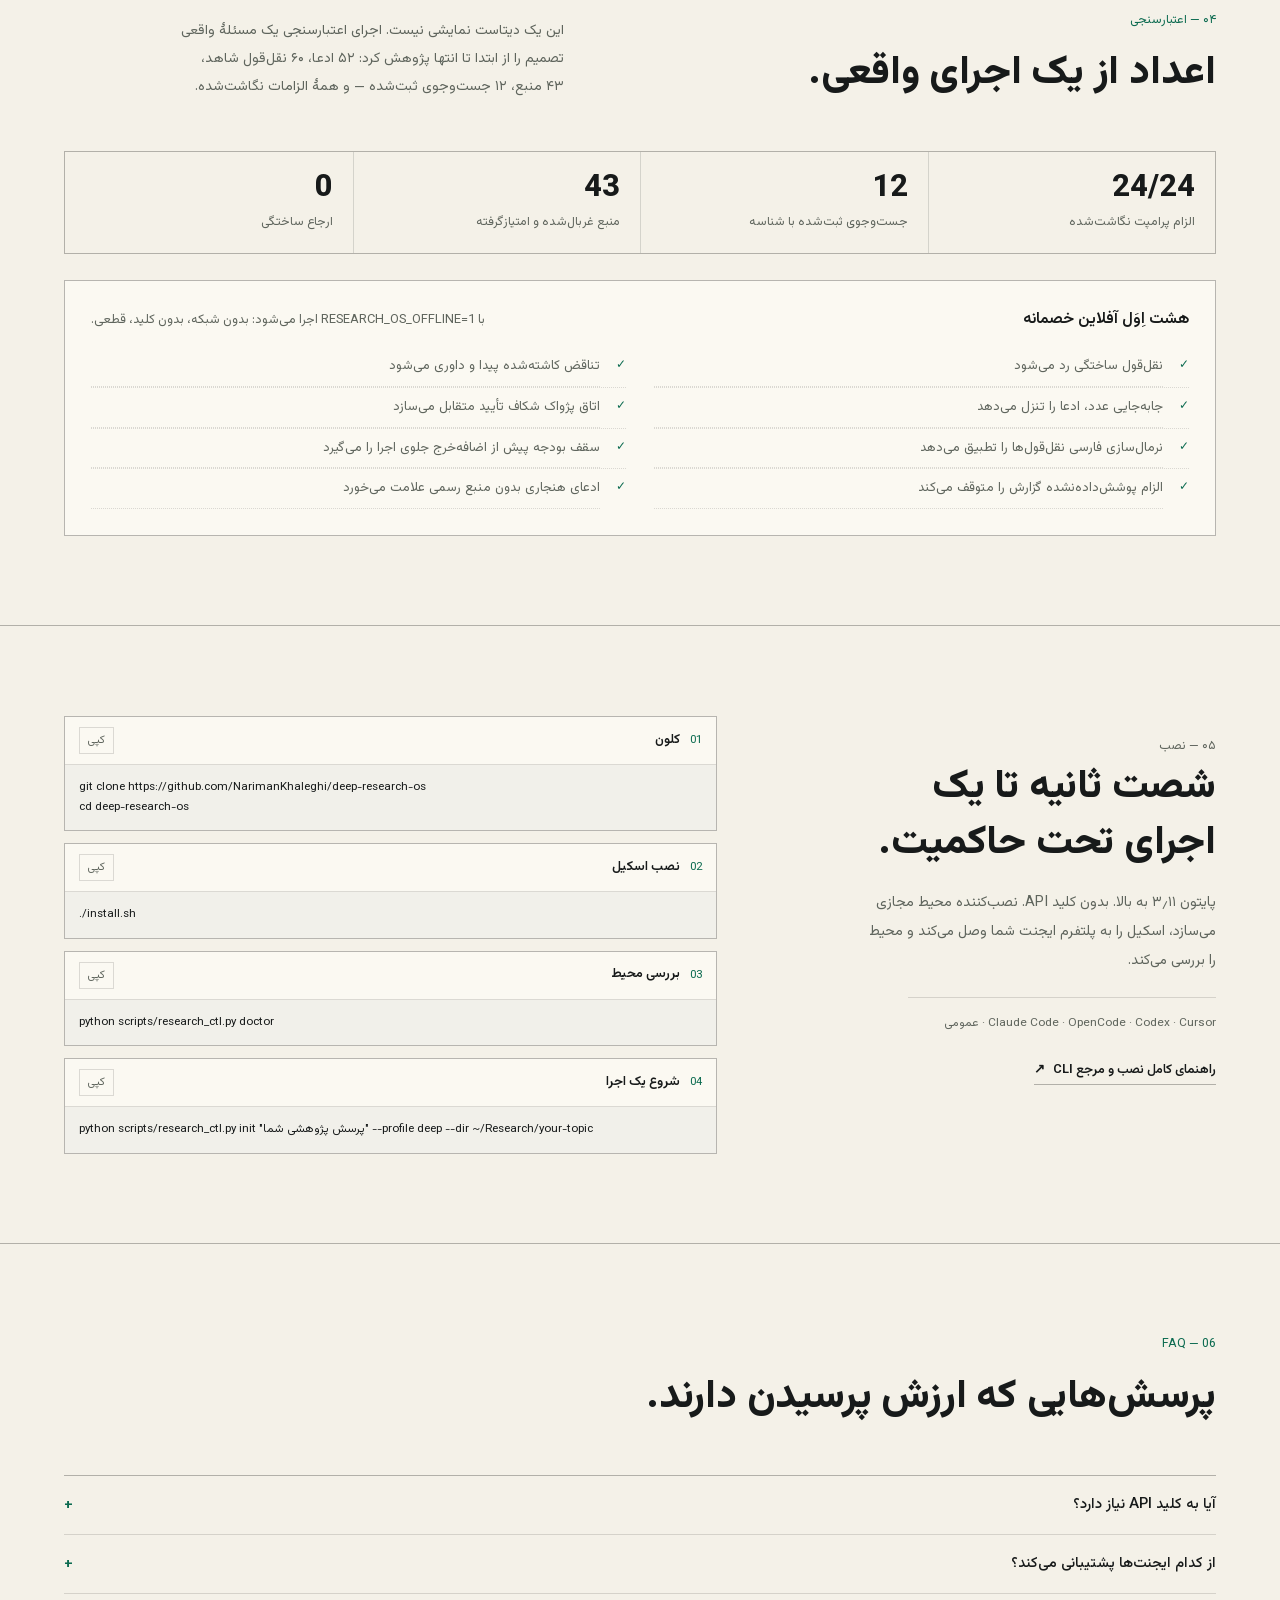
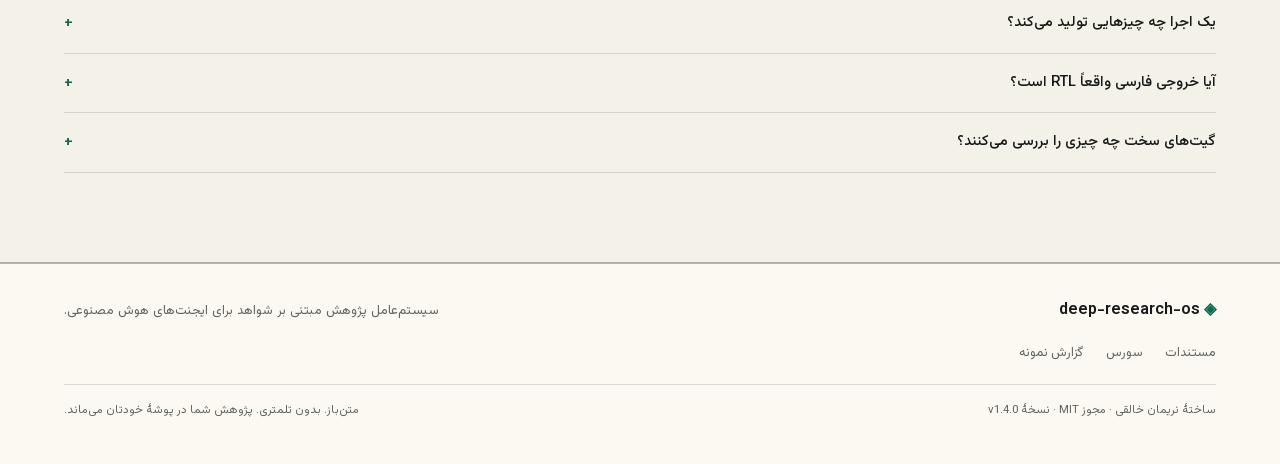
<file: docs/fa/index.html>
<!doctype html>
<html lang="fa" dir="rtl">
<head>
<meta charset="utf-8">
<meta name="viewport" content="width=device-width, initial-scale=1">
<meta name="color-scheme" content="light dark">
<title>deep-research-os — پژوهشی که از بازبینی سربلند بیرون می‌آید</title>
<meta name="description" content="سیستم‌عامل پژوهش متن‌باز برای ایجنت‌های هوش مصنوعی: دفتر شواهد، راستی‌آزمایی استناد، پروتکل تناقض، پوشش الزامات و گزارش دوزبانه با گیت‌های سخت. مجوز MIT، بدون کلید API.">
<meta name="author" content="Nariman Khaleghi">
<meta name="robots" content="index, follow, max-image-preview:large">
<link rel="canonical" href="https://narimankhaleghi.github.io/deep-research-os/fa/">
<link rel="alternate" hreflang="en" href="https://narimankhaleghi.github.io/deep-research-os/">
<link rel="alternate" hreflang="fa" href="https://narimankhaleghi.github.io/deep-research-os/fa/">
<link rel="alternate" hreflang="x-default" href="https://narimankhaleghi.github.io/deep-research-os/">

<meta property="og:type" content="website">
<meta property="og:site_name" content="deep-research-os">
<meta property="og:title" content="deep-research-os — پژوهشی که از بازبینی سربلند بیرون می‌آید">
<meta property="og:description" content="هر ادعا به نقل‌قول واژگانی، هر منبع به اسنپ‌شات SHA-256 و هر گزارش به گیت‌های سخت متصل است. متن‌باز، MIT، بدون نیاز به کلید API.">
<meta property="og:url" content="https://narimankhaleghi.github.io/deep-research-os/fa/">
<meta property="og:image" content="https://narimankhaleghi.github.io/deep-research-os/assets/og-fa.png">
<meta property="og:image:width" content="1200">
<meta property="og:image:height" content="630">
<meta property="og:image:alt" content="deep-research-os — پژوهشی که از بازبینی سربلند بیرون می‌آید">
<meta property="og:locale" content="fa_IR">
<meta property="og:locale:alternate" content="en_US">
<meta name="twitter:card" content="summary_large_image">
<meta name="twitter:title" content="deep-research-os — پژوهشی که از بازبینی سربلند بیرون می‌آید">
<meta name="twitter:description" content="هر ادعا به نقل‌قول واژگانی، هر منبع به اسنپ‌شات SHA-256 و هر گزارش به گیت‌های سخت متصل است. متن‌باز، MIT، بدون نیاز به کلید API.">
<meta name="twitter:image" content="https://narimankhaleghi.github.io/deep-research-os/assets/og-fa.png">

<meta name="theme-color" content="#f4f1e8" media="(prefers-color-scheme: light)">
<meta name="theme-color" content="#101412" media="(prefers-color-scheme: dark)">
<link rel="icon" href="../assets/favicon.svg" type="image/svg+xml">
<link rel="preload" href="../assets/fonts/vazirmatn-var.woff2" as="font" type="font/woff2" crossorigin>
<link rel="stylesheet" href="../assets/site.css?v=f79519493f">
<script type="application/ld+json">{"@context":"https://schema.org","@graph":[{"@type":"SoftwareApplication","name":"deep-research-os","description":"سیستم‌عامل پژوهش متن‌باز برای ایجنت‌های هوش مصنوعی: دفتر شواهد، راستی‌آزمایی استناد، پروتکل تناقض، پوشش الزامات و گزارش دوزبانه با گیت‌های سخت. مجوز MIT، بدون کلید API.","url":"https://narimankhaleghi.github.io/deep-research-os/fa/","image":"https://narimankhaleghi.github.io/deep-research-os/assets/og-fa.png","inLanguage":"fa","applicationCategory":"DeveloperApplication","operatingSystem":"Linux, macOS, Windows","softwareVersion":"1.4.0","codeRepository":"https://github.com/NarimanKhaleghi/deep-research-os","license":"https://opensource.org/license/mit","author":{"@type":"Person","name":"Nariman Khaleghi"},"offers":{"@type":"Offer","price":"0","priceCurrency":"USD"},"featureList":["دفتر شواهد","راستی‌آزمایی استناد","پروتکل تناقض","گیت‌های سخت‌گیرانه","لاگ جست‌وجوی PRISMA-lite","گزارش دوزبانه"]},{"@type":"FAQPage","inLanguage":"fa","mainEntity":[{"@type":"Question","name":"آیا به کلید API نیاز دارد؟","acceptedAnswer":{"@type":"Answer","text":"نه. هجده API عمومی رایگان جست‌وجو، واکشی وب و استخراج PDF بدون کلید کار می‌کنند؛ CORE فقط یک کلید اختیاری دارد. کلید اختیاری فقط ظرفیت اضافه می‌کند؛ خط لوله برای اجرای بدون کلید طراحی شده است."}},{"@type":"Question","name":"از کدام ایجنت‌ها پشتیبانی می‌کند؟","acceptedAnswer":{"@type":"Answer","text":"Claude Code، OpenCode، Codex، Cursor و هر پوشهٔ اسکیل عمومی. نصب‌کننده پلتفرم‌ها را خودکار تشخیص می‌دهد و گردش‌کار در SKILL.md است."}},{"@type":"Question","name":"یک اجرا چه چیزهایی تولید می‌کند؟","acceptedAnswer":{"@type":"Answer","text":"بریف و برنامه، ژورنال جست‌وجو، اسنپ‌شات منابع، دفتر شواهد، گزارش راستی‌آزمایی، یافته‌ها، report.md، گزارش HTML خودبسنده و بازنگری."}},{"@type":"Question","name":"آیا خروجی فارسی واقعاً RTL است؟","acceptedAnswer":{"@type":"Answer","text":"بله. گزارش‌ها به انگلیسی یا فارسی (تشخیص خودکار یا --lang fa) با چیدمان راست‌به‌چپ، فونت وزیرمتن جاسازی‌شده، برچسب‌های ترجمه‌شده و ارجاع APA 7 رندر می‌شوند."}},{"@type":"Question","name":"گیت‌های سخت چه چیزی را بررسی می‌کنند؟","acceptedAnswer":{"@type":"Answer","text":"حل‌شدن شناسه‌ها، استناد هر سطر واقعی، تطابق اعداد و تاریخ منابع، نبود جای‌نگهدار، نمایش تناقض‌های باز، برچسب ادعاهای ضعیف، پوشش الزامات، کامل‌بودن فیلدهای کتاب‌شناسی و کارت مدل بازتولیدپذیر برای ادعاهای محاسباتی."}}]},{"@type":"HowTo","name":"شصت ثانیه تا یک اجرای تحت حاکمیت.","description":"پایتون ۳٫۱۱ به بالا. بدون کلید API. نصب‌کننده محیط مجازی می‌سازد، اسکیل را به پلتفرم ایجنت شما وصل می‌کند و محیط را بررسی می‌کند.","inLanguage":"fa","url":"https://narimankhaleghi.github.io/deep-research-os/fa/#install","step":[{"@type":"HowToStep","position":1,"name":"کلون","text":"کلون: git clone https://github.com/NarimanKhaleghi/deep-research-os\ncd deep-research-os"},{"@type":"HowToStep","position":2,"name":"نصب اسکیل","text":"نصب اسکیل: ./install.sh"},{"@type":"HowToStep","position":3,"name":"بررسی محیط","text":"بررسی محیط: python scripts/research_ctl.py doctor"},{"@type":"HowToStep","position":4,"name":"شروع یک اجرا","text":"شروع یک اجرا: python scripts/research_ctl.py init \"پرسش پژوهشی شما\" --profile deep --dir ~/Research/your-topic"}]}]}</script>
<script>
(function(){document.documentElement.classList.add("js");try{var t=localStorage.getItem("dro.theme");if(t){document.documentElement.setAttribute("data-theme",t);}}catch(e){}})();
</script>
</head>
<body>
<a class="skip" href="#main">پرش به محتوا</a>

<header class="nav">
  <div class="wrap nav-inner">
    <a class="brand" href="../" aria-label="deep-research-os — home">
      <span class="mark" aria-hidden="true">◈</span> deep-research-os
    </a>
    <nav class="navlinks" id="navlinks" aria-label="Primary">
      <a href="#how">روش</a>
      <a href="#evidence">شواهد</a>
      <a href="#validation">اعتبارسنجی</a>
      <a href="#install">نصب</a>
    </nav>
    <div class="tools">
      <a class="langbtn" href="../" hreflang="en" lang="en">English</a>
      <button class="iconbtn" id="theme-toggle" type="button" aria-pressed="false" aria-label="تغییر پوسته" title="تغییر پوسته">
        <svg class="icon-moon" viewBox="0 0 24 24" fill="none" stroke="currentColor" stroke-width="1.7" aria-hidden="true"><path d="M21 12.8A9 9 0 1 1 11.2 3a7 7 0 0 0 9.8 9.8Z"/></svg>
        <svg class="icon-sun" viewBox="0 0 24 24" fill="none" stroke="currentColor" stroke-width="1.7" aria-hidden="true"><circle cx="12" cy="12" r="4"/><path d="M12 2v2M12 20v2M4.9 4.9l1.4 1.4M17.7 17.7l1.4 1.4M2 12h2M20 12h2M4.9 19.1l1.4-1.4M17.7 6.3l1.4-1.4"/></svg>
      </button>
      <a class="gh" href="https://github.com/NarimanKhaleghi/deep-research-os">گیت‌هاب <span aria-hidden="true">↗</span></a>
      <button class="burger" id="menu-toggle" type="button" aria-expanded="false" aria-controls="navlinks" aria-label="منو">
        <span></span><span></span>
      </button>
    </div>
  </div>
</header>

<main id="main">
  <section class="hero">
    <div class="wrap hero-grid">
      <div class="hero-copy">
        <p class="eyebrow"><span class="dot" aria-hidden="true"></span>اسکیل ایجنت · MIT · بدون کلید API</p>
        <h1>پژوهشی که از <em>بازبینی</em> سربلند بیرون می‌آید.</h1>
        <p class="lede">سیستم‌عامل پژوهشِ خودبه‌بهبود برای ایجنت‌های هوش مصنوعی؛ هر ادعا به نقل‌قول دقیق، هر منبع به اسنپ‌شات SHA-256 و هر گزارش به گیت‌های سخت متصل است.</p>
        <div class="cta">
          <a class="btn primary" href="#install">نصب اسکیل</a>
          <a class="btn ghost" href="https://github.com/NarimanKhaleghi/deep-research-os">مشاهدهٔ سورس</a>
          <a class="link-arrow" href="samples/report.html">دیدن یک گزارش واقعی <span aria-hidden="true">↗</span></a>
        </div>
        <ul class="proof">
<li>۱۰ فاز</li><li>۱۸ API بدون کلید</li><li>۷۱ تست</li><li>۹/۹ اِوَل آفلاین</li>        </ul>
      </div>
      <div class="hero-art">
        <div class="slip">۴۳ منبع · ۱۱ مطالعهٔ کلیدی</div>
        <div class="ledger" aria-label="دفتر شواهد">
          <div class="lhead"><span class="mono">دفتر شواهد</span><span class="live mono"><i aria-hidden="true"></i>اجرا ۰۴</span></div>
          <div class="lrow" style="--i:0">
            <p class="lclaim">گیت‌های مرحله‌ای در شرایط عدم‌قطعیت تقاضا، از تأیید یک‌باره بهتر عمل می‌کنند.</p>
            <span class="lsrc">FN-12 · CL-0014 · SRC-0031</span>
            <span class="chip verified">تأییدشده</span>
          </div>
          <div class="lrow" style="--i:1">
            <p class="lclaim">RICE شرط‌ها را رتبه‌بندی می‌کند؛ ارزش صبر را قیمت‌گذاری نمی‌کند.</p>
            <span class="lsrc">FN-11 · CL-0051 · SRC-0004</span>
            <span class="chip verified">تأییدشده</span>
          </div>
          <div class="lrow" style="--i:2">
            <p class="lclaim">ابهام مقرراتی ارزش تعویق را بالا می‌برد.</p>
            <span class="lsrc">FN-13 · CL-0045 · SRC-0018</span>
            <span class="chip verified">تأییدشده</span>
          </div>
          <div class="lrow" style="--i:3">
            <p class="lclaim">شوک اعتماد BNPL ترکیب کانال را عوض می‌کند، نه ترتیب گیت‌ها را.</p>
            <span class="lsrc">FN-12 · CL-0036 · SRC-0023</span>
            <span class="chip verified">تأییدشده</span>
          </div>
          <div class="lfoot"><span>هش sha256 · e3b0c442…</span><span>۴ / ۴ تأییدشده</span></div>
        </div>
        <div class="stamp">تأییدشده · ۲۴/۲۴</div>
      </div>
    </div>
  </section>

  <section class="metrics" aria-label="Key numbers">
    <div class="wrap">
      <div class="band">
        <div class="metric"><div class="mvalue" data-count="10">10</div><div class="mlabel">فاز پژوهش</div></div>
        <div class="metric"><div class="mvalue" data-count="18">18</div><div class="mlabel">API بدون کلید</div></div>
        <div class="metric"><div class="mvalue" data-count="۷۱">۷۱</div><div class="mlabel">تست سبز</div></div>
        <div class="metric"><div class="mvalue" data-count="9/9">9/9</div><div class="mlabel">اِوَل آفلاین</div></div>
      </div>
    </div>
  </section>

  <section class="section" id="how">
    <div class="wrap">
      <div class="fhead reveal">
        <div><p class="kicker">۰۱ — روش</p><h2>ساخته‌شده برای بازرسی، نه اعتماد.</h2></div>
        <p>خط لوله کارِ نامرئی را قابل‌دیدن می‌کند: لاگ جست‌وجو، نقل‌قول‌های شاهد، باندهای اعتبار، تناقض‌ها و شکاف‌هایی که ترجیح می‌دهیم پنهان بمانند.</p>
      </div>
      <div class="fgrid">
        <article class="fitem reveal" style="--i:0">
          <div class="fnum">۰۱</div>
          <h3>دفتر شواهد</h3>
          <p>هر ادعا نقل‌قول واژگانی و نشانی در منبع دارد؛ هر منبع اسنپ‌شات SHA-256 از آنچه واقعاً خوانده شده است.</p>
        </article>
        <article class="fitem reveal" style="--i:1">
          <div class="fnum">۰۲</div>
          <h3>راستی‌آزمایی استناد</h3>
          <p>ارجاع‌ها و DOIها آنلاین و آفلاین بررسی می‌شوند؛ ارجاع ساختگی و جابه‌جایی عدد به گزارش نمی‌رسد.</p>
        </article>
        <article class="fitem reveal" style="--i:2">
          <div class="fnum">۰۳</div>
          <h3>پروتکل تناقض</h3>
          <p>تناقض‌ها با شدت ثبت، درجه‌بندی و داوری می‌شوند و وضعیت‌شان روی گزارش می‌ماند.</p>
        </article>
        <article class="fitem reveal" style="--i:3">
          <div class="fnum">۰۴</div>
          <h3>گیت‌های سخت‌گیرانه</h3>
          <p>الزامات، عمق شاهد تمام‌متن، منشأ عدد و کارت مدل بازتولیدپذیر گیت سخت‌اند؛ هر واگذاری در محدودیت‌ها ثبت می‌شود.</p>
        </article>
        <article class="fitem reveal" style="--i:4">
          <div class="fnum">۰۵</div>
          <h3>لاگ جست‌وجوی PRISMA-lite</h3>
          <p>هر جست‌وجو با شناسه، موتور، تعداد بازیافته و پیامد غربال ثبت می‌شود؛ بازتولیدپذیر به‌صورت پیش‌فرض.</p>
        </article>
        <article class="fitem reveal" style="--i:5">
          <div class="fnum">۰۶</div>
          <h3>گزارش دوزبانه</h3>
          <p>گزارش فارسی و انگلیسی با RTL واقعی، پوستهٔ روشن و تاریک، فونت‌های جاسازی‌شده و چاپ تمیز A4.</p>
        </article>
      </div>
    </div>
  </section>

  <section class="section" id="pipeline">
    <div class="wrap">
      <div class="fhead reveal">
        <div><p class="kicker">۰۲ — خط لوله</p><h2>ده فاز. هر خروجی یک گیت.</h2></div>
        <p>هر فاز آرتیفکت‌هایی می‌سازد که فاز بعدی می‌تواند بررسی کند. هیچ‌چیز با حدس جلو نمی‌رود.</p>
      </div>
      <ol class="phases">
        <li class="phase reveal" style="--i:0">
          <span class="pnum">۰۰</span>
          <div class="pbody">
            <h3>دریافت</h3>
            <p>پرسش، پروفایل، نوع خروجی و الزامات صریح.</p>
            <span class="pgate"><span>گیت</span> بریف + الزامات</span>
          </div>
        </li>
        <li class="phase reveal" style="--i:1">
          <span class="pnum">۰۱</span>
          <div class="pbody">
            <h3>نقشهٔ میدان</h3>
            <p>زاویه‌ها، بازیگران و نقشهٔ منابع پیش از هر جست‌وجو.</p>
            <span class="pgate"><span>گیت</span> پوشش زاویه‌ها</span>
          </div>
        </li>
        <li class="phase reveal" style="--i:2">
          <span class="pnum">۰۲</span>
          <div class="pbody">
            <h3>برنامه</h3>
            <p>جست‌وجوهای اولیه، ماتریس گردآوری و قواعد توقف.</p>
            <span class="pgate"><span>گیت</span> برنامهٔ جست‌وجو</span>
          </div>
        </li>
        <li class="phase reveal" style="--i:3">
          <span class="pnum">۰۳</span>
          <div class="pbody">
            <h3>گردآوری</h3>
            <p>مسیریابی جست‌وجو به APIهای عمومی رایگان و اسنپ‌شات هر منبع.</p>
            <span class="pgate"><span>گیت</span> لاگ جست‌وجو</span>
          </div>
        </li>
        <li class="phase reveal" style="--i:4">
          <span class="pnum">۰۴</span>
          <div class="pbody">
            <h3>استخراج</h3>
            <p>نقل‌قول واژگانی با نشانی؛ هرگز بازنویسی به‌جای شاهد.</p>
            <span class="pgate"><span>گیت</span> اعتبارسنجی نقل‌قول</span>
          </div>
        </li>
        <li class="phase reveal" style="--i:5">
          <span class="pnum">۰۵</span>
          <div class="pbody">
            <h3>ارزیابی</h3>
            <p>باندهای اعتبار، ردهٔ منبع و دلیل غربال.</p>
            <span class="pgate"><span>گیت</span> امتیاز اعتبار</span>
          </div>
        </li>
        <li class="phase reveal" style="--i:6">
          <span class="pnum">۰۶</span>
          <div class="pbody">
            <h3>راستی‌آزمایی</h3>
            <p>استناد، عدد، وجهیت، تأیید متقابل و کهنگی.</p>
            <span class="pgate"><span>گیت</span> ادعاهای تأییدشده</span>
          </div>
        </li>
        <li class="phase reveal" style="--i:7">
          <span class="pnum">۰۷</span>
          <div class="pbody">
            <h3>ترکیب</h3>
            <p>یافته‌ها، تناقض‌ها و شکاف‌های صریح.</p>
            <span class="pgate"><span>گیت</span> یافته‌های مستند</span>
          </div>
        </li>
        <li class="phase reveal" style="--i:8">
          <span class="pnum">۰۸</span>
          <div class="pbody">
            <h3>گزارش</h3>
            <p>مارک‌داون و HTML خودبسنده؛ گیت‌های سخت گزارش.</p>
            <span class="pgate"><span>گیت</span> گیت‌های سخت گزارش</span>
          </div>
        </li>
        <li class="phase reveal" style="--i:9">
          <span class="pnum">۰۹</span>
          <div class="pbody">
            <h3>بازنگری</h3>
            <p>چه کار کرد، چه شکست خورد و پیشنهادهای یادگیری بازگشت‌پذیر.</p>
            <span class="pgate"><span>گیت</span> یادگیری تحت حاکمیت</span>
          </div>
        </li>
      </ol>
    </div>
  </section>

  <section class="section preview" id="evidence">
    <div class="wrap pgrid">
      <div class="pintro reveal">
        <p class="kicker">۰۳ — خروجی</p>
        <h2>گزارش، خودِ اثبات است.</h2>
        <p>یک اجرای واقعی اعتبارسنجی دربارهٔ تصمیم‌های سبد محصول فینتک: ۲۴ از ۲۴ الزام پرامپت، ۱۲ جست‌وجوی ثبت‌شده، ۴۳ منبع غربال‌شده، ۱۱ مطالعهٔ کلیدی و ۱۵ یافته — به فارسی، APA 7، همراه با پیوست ادعا و شواهد.</p>
        <a class="plink" href="samples/report.html">گزارش نمونه را ببینید <span aria-hidden="true">↗</span></a>
      </div>
      <div class="sheet reveal" style="--i:1">
        <aside class="toc" aria-label="Report contents">
          <div><span>01</span><span>خلاصه</span></div>
          <div><span>02</span><span>الزامات</span></div>
          <div class="on"><span>03</span><span>یافته‌ها</span></div>
          <div><span>04</span><span>ماتریس</span></div>
          <div><span>05</span><span>تناقض‌ها</span></div>
          <div><span>06</span><span>روش</span></div>
          <div><span>07</span><span>محدودیت‌ها</span></div>
          <div><span>08</span><span>منابع</span></div>
        </aside>
        <article class="doc">
          <span class="mono dsub">اجرای اعتبارسنجی · فارسی · حدود ۱۱٬۳۰۰ واژه</span>
          <h3>تصمیم‌های سبد محصول فینتک در شرایط عدم‌قطعیت</h3>
          <div class="docmeta"><span>report.md</span><span>report.html</span><span>گیت‌ها: ۱۲/۱۲</span></div>
          <div class="rstats">
            <div class="rstat"><b>24/24</b><span>الزامات</span></div>
            <div class="rstat"><b>43</b><span>منبع</span></div>
            <div class="rstat"><b>11</b><span>مطالعهٔ کلیدی</span></div>
            <div class="rstat"><b>15</b><span>یافته</span></div>
          </div>
          <p class="rtext">مدل، رتبه‌بندی را از قیمت‌گذاری جدا می‌کند: RICE ترتیب شرط‌ها را می‌دهد، گیت‌های مرحله‌ای زمان آزادسازی سرمایه را تعیین می‌کنند و اختیارهای واقعی، ارزش صبر کردن را قیمت‌گذاری می‌کنند.</p>
          <span class="mono refs">ارجاع‌ها · APA 7</span>
          <div class="refline w90"></div><div class="refline w65"></div><div class="refline w80"></div><div class="refline w65"></div>
        </article>
      </div>
    </div>
  </section>

  <section class="section validation" id="validation">
    <div class="wrap">
      <div class="fhead reveal">
        <div><p class="kicker">۰۴ — اعتبارسنجی</p><h2>اعداد از یک اجرای واقعی.</h2></div>
        <p>این یک دیتاست نمایشی نیست. اجرای اعتبارسنجی یک مسئلهٔ واقعی تصمیم را از ابتدا تا انتها پژوهش کرد: ۵۲ ادعا، ۶۰ نقل‌قول شاهد، ۴۳ منبع، ۱۲ جست‌وجوی ثبت‌شده — و همهٔ الزامات نگاشت‌شده.</p>
      </div>
      <div class="vstats reveal">
        <div class="vstat"><b data-count="24/24">24/24</b><span>الزام پرامپت نگاشت‌شده</span></div>
        <div class="vstat"><b data-count="12">12</b><span>جست‌وجوی ثبت‌شده با شناسه</span></div>
        <div class="vstat"><b data-count="43">43</b><span>منبع غربال‌شده و امتیازگرفته</span></div>
        <div class="vstat"><b data-count="0">0</b><span>ارجاع ساختگی</span></div>
      </div>
      <div class="evals reveal">
        <div class="evals-head">
          <h3>هشت اِوَل آفلاین خصمانه</h3>
          <p class="mono">با RESEARCH_OS_OFFLINE=1 اجرا می‌شود: بدون شبکه، بدون کلید، قطعی.</p>
        </div>
        <ol class="evals-grid">
<li>نقل‌قول ساختگی رد می‌شود</li><li>تناقض کاشته‌شده پیدا و داوری می‌شود</li><li>جابه‌جایی عدد، ادعا را تنزل می‌دهد</li><li>اتاق پژواک شکاف تأیید متقابل می‌سازد</li><li>نرمال‌سازی فارسی نقل‌قول‌ها را تطبیق می‌دهد</li><li>سقف بودجه پیش از اضافه‌خرج جلوی اجرا را می‌گیرد</li><li>الزام پوشش‌داده‌نشده گزارش را متوقف می‌کند</li><li>ادعای هنجاری بدون منبع رسمی علامت می‌خورد</li>        </ol>
      </div>
    </div>
  </section>

  <section class="section install" id="install">
    <div class="wrap install-grid">
      <div class="pintro reveal">
        <p class="kicker">۰۵ — نصب</p>
        <h2>شصت ثانیه تا یک اجرای تحت حاکمیت.</h2>
        <p>پایتون ۳٫۱۱ به بالا. بدون کلید API. نصب‌کننده محیط مجازی می‌سازد، اسکیل را به پلتفرم ایجنت شما وصل می‌کند و محیط را بررسی می‌کند.</p>
        <p class="platforms">Claude Code · OpenCode · Codex · Cursor · عمومی</p>
        <a class="plink" href="https://github.com/NarimanKhaleghi/deep-research-os#readme">راهنمای کامل نصب و مرجع CLI <span aria-hidden="true">↗</span></a>
      </div>
      <div class="steps">
        <div class="step reveal" style="--i:0">
          <div class="step-head">
            <span class="step-n">01</span>
            <h3>کلون</h3>
            <button class="copy" type="button" data-copy="کپی" data-copied="کپی شد">کپی</button>
          </div>
          <pre tabindex="0" aria-label="کلون"><code>git clone https://github.com/NarimanKhaleghi/deep-research-os
cd deep-research-os</code></pre>
        </div>
        <div class="step reveal" style="--i:1">
          <div class="step-head">
            <span class="step-n">02</span>
            <h3>نصب اسکیل</h3>
            <button class="copy" type="button" data-copy="کپی" data-copied="کپی شد">کپی</button>
          </div>
          <pre tabindex="0" aria-label="نصب اسکیل"><code>./install.sh</code></pre>
        </div>
        <div class="step reveal" style="--i:2">
          <div class="step-head">
            <span class="step-n">03</span>
            <h3>بررسی محیط</h3>
            <button class="copy" type="button" data-copy="کپی" data-copied="کپی شد">کپی</button>
          </div>
          <pre tabindex="0" aria-label="بررسی محیط"><code>python scripts/research_ctl.py doctor</code></pre>
        </div>
        <div class="step reveal" style="--i:3">
          <div class="step-head">
            <span class="step-n">04</span>
            <h3>شروع یک اجرا</h3>
            <button class="copy" type="button" data-copy="کپی" data-copied="کپی شد">کپی</button>
          </div>
          <pre tabindex="0" aria-label="شروع یک اجرا"><code>python scripts/research_ctl.py init "پرسش پژوهشی شما" --profile deep --dir ~/Research/your-topic</code></pre>
        </div>
      </div>
    </div>
  </section>

  <section class="section faq" id="faq">
    <div class="wrap">
      <div class="fhead reveal">
        <div><p class="kicker">06 — FAQ</p><h2>پرسش‌هایی که ارزش پرسیدن دارند.</h2></div>
      </div>
      <div class="faq-list reveal">
        <details>
          <summary>آیا به کلید API نیاز دارد؟</summary>
          <p>نه. هجده API عمومی رایگان جست‌وجو، واکشی وب و استخراج PDF بدون کلید کار می‌کنند؛ CORE فقط یک کلید اختیاری دارد. کلید اختیاری فقط ظرفیت اضافه می‌کند؛ خط لوله برای اجرای بدون کلید طراحی شده است.</p>
        </details>
        <details>
          <summary>از کدام ایجنت‌ها پشتیبانی می‌کند؟</summary>
          <p>Claude Code، OpenCode، Codex، Cursor و هر پوشهٔ اسکیل عمومی. نصب‌کننده پلتفرم‌ها را خودکار تشخیص می‌دهد و گردش‌کار در SKILL.md است.</p>
        </details>
        <details>
          <summary>یک اجرا چه چیزهایی تولید می‌کند؟</summary>
          <p>بریف و برنامه، ژورنال جست‌وجو، اسنپ‌شات منابع، دفتر شواهد، گزارش راستی‌آزمایی، یافته‌ها، report.md، گزارش HTML خودبسنده و بازنگری.</p>
        </details>
        <details>
          <summary>آیا خروجی فارسی واقعاً RTL است؟</summary>
          <p>بله. گزارش‌ها به انگلیسی یا فارسی (تشخیص خودکار یا --lang fa) با چیدمان راست‌به‌چپ، فونت وزیرمتن جاسازی‌شده، برچسب‌های ترجمه‌شده و ارجاع APA 7 رندر می‌شوند.</p>
        </details>
        <details>
          <summary>گیت‌های سخت چه چیزی را بررسی می‌کنند؟</summary>
          <p>حل‌شدن شناسه‌ها، استناد هر سطر واقعی، تطابق اعداد و تاریخ منابع، نبود جای‌نگهدار، نمایش تناقض‌های باز، برچسب ادعاهای ضعیف، پوشش الزامات، کامل‌بودن فیلدهای کتاب‌شناسی و کارت مدل بازتولیدپذیر برای ادعاهای محاسباتی.</p>
        </details>
      </div>
    </div>
  </section>
</main>

<footer class="footer">
  <div class="wrap">
    <div class="foot-main">
      <div class="foot-brand"><span class="mark" aria-hidden="true">◈</span> deep-research-os</div>
      <p class="foot-tag">سیستم‌عامل پژوهش مبتنی بر شواهد برای ایجنت‌های هوش مصنوعی.</p>
    </div>
    <div class="foot-links">
      <a href="https://github.com/NarimanKhaleghi/deep-research-os#readme">مستندات</a>
      <a href="https://github.com/NarimanKhaleghi/deep-research-os">سورس</a>
      <a href="samples/report.html">گزارش نمونه</a>
    </div>
    <div class="foot-legal">
      <span>ساختهٔ نریمان خالقی · مجوز MIT · نسخهٔ v1.4.0</span>
      <span>متن‌باز. بدون تلمتری. پژوهش شما در پوشهٔ خودتان می‌ماند.</span>
    </div>
  </div>
</footer>

<script src="../assets/site.js?v=f79519493f" defer></script>
</body>
</html>
</file>
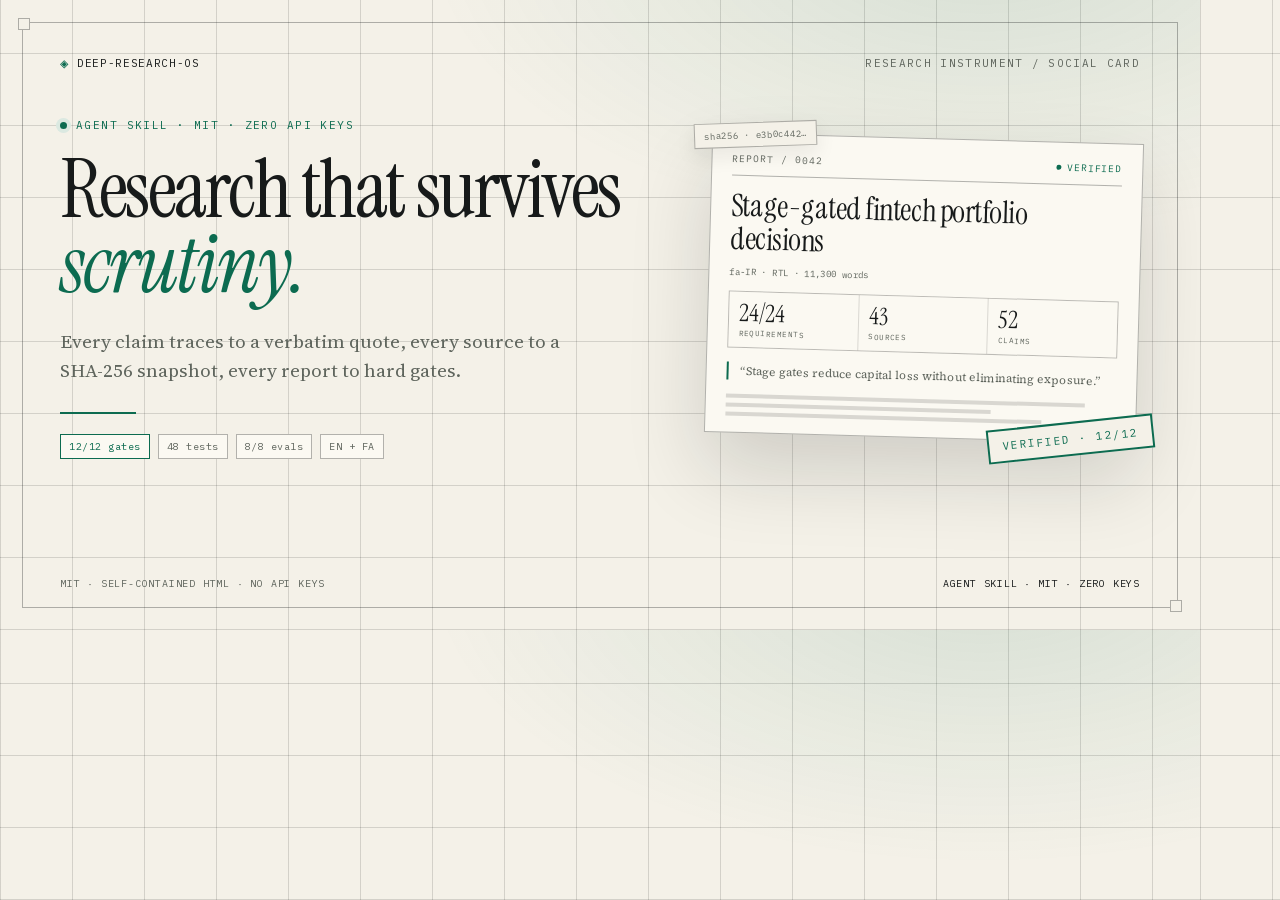
<file: site/assets/og.html>
<!doctype html>
<html lang="en" dir="ltr">
<head>
<meta charset="utf-8">
<title>deep-research-os — social card</title>
<style>
@font-face{font-family:"Instrument Serif";font-style:normal;font-weight:400;src:url("../../assets/fonts/instrument-serif.woff2") format("woff2")}
@font-face{font-family:"Instrument Serif";font-style:italic;font-weight:400;src:url("../../assets/fonts/instrument-serif-italic.woff2") format("woff2")}
@font-face{font-family:"Source Serif 4";font-style:normal;font-weight:200 900;src:url("../../assets/fonts/source-serif-var.woff2") format("woff2")}
@font-face{font-family:"Inter";font-style:normal;font-weight:100 900;src:url("../../assets/fonts/inter-var.woff2") format("woff2")}
@font-face{font-family:"IBM Plex Mono";font-style:normal;font-weight:400;src:url("../../assets/fonts/ibm-plex-mono.woff2") format("woff2")}
@font-face{font-family:"Vazirmatn";font-style:normal;font-weight:100 900;src:url("../../assets/fonts/vazirmatn-var.woff2") format("woff2")}
:root{
  --paper:#f4f1e8;--paper2:#fbf9f2;--ink:#171a1a;--muted:#5f655d;
  --line:rgba(23,26,26,.15);--line2:rgba(23,26,26,.32);
  --accent:#0c6b50;--accent-soft:#dbe9e1;
  --display:"Instrument Serif",Georgia,serif;--body:"Source Serif 4",Georgia,serif;
  --ui:"Inter",system-ui,sans-serif;--mono:"IBM Plex Mono",monospace;
}
html[dir="rtl"]{--display:"Vazirmatn",Tahoma,sans-serif;--body:"Vazirmatn",Tahoma,sans-serif;--ui:"Vazirmatn",Tahoma,sans-serif;--mono:"Vazirmatn",Tahoma,sans-serif}
*{box-sizing:border-box}
html,body{margin:0;width:1200px;height:630px;overflow:hidden}
body{
  background:var(--paper);color:var(--ink);font-family:var(--ui);
  background-image:
    radial-gradient(900px 480px at 82% -10%,rgba(12,107,80,.13),transparent 62%),
    repeating-linear-gradient(90deg,var(--line) 0 1px,transparent 1px 72px),
    repeating-linear-gradient(0deg,var(--line) 0 1px,transparent 1px 72px);
  padding:54px 60px;position:relative;
}
.frame{position:absolute;inset:22px;border:1px solid var(--line2);pointer-events:none}
.frame::before,.frame::after{content:"";position:absolute;width:10px;height:10px;border:1px solid var(--line2);background:var(--paper)}
.frame::before{top:-5px;left:-5px}
.frame::after{bottom:-5px;right:-5px}
.top{display:flex;align-items:center;justify-content:space-between;font-family:var(--mono);font-size:11px;letter-spacing:.12em;text-transform:uppercase;color:var(--muted);position:relative;z-index:2}
html[dir="rtl"] .top{font-family:var(--ui);font-size:12px;letter-spacing:0;text-transform:none}
.brand{display:flex;align-items:center;gap:8px;color:var(--ink);letter-spacing:.06em}
.brand b{font-weight:400;color:var(--accent);font-size:14px}
.grid{display:grid;grid-template-columns:600px minmax(0,1fr);gap:48px;margin-top:46px;align-items:center;position:relative;z-index:1}
.eyebrow{display:flex;align-items:center;gap:9px;color:var(--accent);font-family:var(--mono);font-size:11px;letter-spacing:.13em;text-transform:uppercase;margin:0 0 20px}
html[dir="rtl"] .eyebrow{font-family:var(--ui);font-size:12px;letter-spacing:0;text-transform:none}
.dot{width:7px;height:7px;border-radius:50%;background:var(--accent);box-shadow:0 0 0 4px var(--accent-soft)}
h1{font-family:var(--display);font-weight:400;font-size:82px;line-height:.92;letter-spacing:-.03em;margin:0}
h1 em{font-style:italic;color:var(--accent)}
html[dir="rtl"] h1{font-size:52px;line-height:1.38;letter-spacing:-.01em;font-weight:800}
html[dir="rtl"] h1 em{font-style:normal}
.sub{font-family:var(--body);font-size:19px;line-height:1.55;color:var(--muted);max-width:520px;margin:24px 0 0}
html[dir="rtl"] .sub{font-size:15.5px;line-height:2;max-width:500px}
.rule{width:76px;height:2px;background:var(--accent);margin:26px 0 20px}
.chips{display:flex;flex-wrap:wrap;gap:8px}
.chip{font-family:var(--mono);font-size:10px;letter-spacing:.05em;border:1px solid var(--line2);padding:5px 8px;color:var(--muted);background:var(--paper2)}
html[dir="rtl"] .chip{font-family:var(--ui);font-size:11px;letter-spacing:0}
.chip.ok{color:var(--accent);border-color:var(--accent)}
.right{position:relative}
.sheet{background:var(--paper2);border:1px solid var(--line2);box-shadow:0 36px 80px rgba(20,24,22,.16);transform:rotate(1.6deg);padding:18px 20px 16px}
html[dir="rtl"] .sheet{transform:rotate(-1.4deg)}
.shead{display:flex;justify-content:space-between;align-items:center;border-bottom:1px solid var(--line2);padding-bottom:10px;font-family:var(--mono);font-size:9.5px;letter-spacing:.1em;color:var(--muted);text-transform:uppercase}
html[dir="rtl"] .shead{font-family:var(--ui);font-size:10.5px;letter-spacing:0;text-transform:none}
.dotlive{display:inline-flex;align-items:center;gap:5px;color:var(--accent)}
.dotlive i{width:5px;height:5px;background:var(--accent);border-radius:50%}
.sheet h2{font-family:var(--display);font-weight:400;font-size:31px;line-height:1.06;letter-spacing:-.015em;margin:14px 0 10px}
html[dir="rtl"] .sheet h2{font-size:20px;line-height:1.6;font-weight:800}
.meta{display:flex;gap:10px;font-family:var(--mono);font-size:9px;color:var(--muted);letter-spacing:.04em;margin-bottom:14px}
html[dir="rtl"] .meta{font-family:var(--ui);font-size:10px;letter-spacing:0}
.stats{display:grid;grid-template-columns:repeat(3,1fr);gap:1px;background:var(--line);border:1px solid var(--line);margin-bottom:14px}
.stat{background:var(--paper2);padding:9px 10px}
.stat b{display:block;font-family:var(--display);font-size:24px;font-weight:400;line-height:1}
html[dir="rtl"] .stat b{font-weight:800;font-size:20px}
.stat span{display:block;margin-top:3px;font-family:var(--mono);font-size:7.5px;letter-spacing:.06em;color:var(--muted);text-transform:uppercase}
html[dir="rtl"] .stat span{font-family:var(--ui);font-size:8.5px;letter-spacing:0;text-transform:none}
.quote{border-inline-start:2px solid var(--accent);padding-inline-start:11px;margin:0 0 14px;font-family:var(--body);font-size:11.5px;line-height:1.6;color:var(--muted)}
html[dir="rtl"] .quote{font-family:var(--ui);font-size:10.5px;line-height:1.9}
.bars{display:grid;gap:5px}
.bar{height:4px;background:var(--line)}
.bar.b1{width:92%}.bar.b2{width:68%}.bar.b3{width:81%}
.stamp{position:absolute;inset-inline-end:-14px;bottom:-18px;transform:rotate(-6deg);border:2px solid var(--accent);color:var(--accent);font-family:var(--mono);font-size:11px;letter-spacing:.14em;padding:8px 13px;background:var(--paper)}
html[dir="rtl"] .stamp{transform:rotate(5deg);font-family:var(--ui);font-size:12px;letter-spacing:0}
.tag{position:absolute;inset-inline-start:-14px;top:-16px;transform:rotate(-2deg);border:1px solid var(--line2);background:var(--paper);color:var(--muted);font-family:var(--mono);font-size:9px;letter-spacing:.08em;padding:6px 9px;box-shadow:0 8px 20px rgba(20,24,22,.08)}
html[dir="rtl"] .tag{transform:rotate(2deg);font-family:var(--ui);font-size:10px;letter-spacing:0}
.bottom{position:absolute;left:60px;right:60px;bottom:40px;display:flex;justify-content:space-between;align-items:center;font-family:var(--mono);font-size:10px;letter-spacing:.08em;color:var(--muted);text-transform:uppercase;z-index:2}
html[dir="rtl"] .bottom{font-family:var(--ui);font-size:11px;letter-spacing:0;text-transform:none}
.bottom .url{color:var(--ink)}
</style>
</head>
<body>
<div class="frame"></div>
<div class="top">
  <span class="brand"><b>◈</b> deep-research-os</span>
  <span data-en="RESEARCH INSTRUMENT / SOCIAL CARD" data-fa="ابزار پژوهش / کارت اجتماعی"></span>
</div>

<div class="grid">
  <div class="left">
    <p class="eyebrow"><span class="dot"></span><span data-en="Agent skill · MIT · zero API keys" data-fa="اسکیل ایجنت · MIT · بدون کلید API"></span></p>
    <h1 data-en-html="Research that survives <em>scrutiny.</em>" data-fa-html="پژوهشی که از <em>بازبینی</em> سربلند بیرون می‌آید.">Research that survives <em>scrutiny.</em></h1>
    <p class="sub" data-en="Every claim traces to a verbatim quote, every source to a SHA-256 snapshot, every report to hard gates." data-fa="هر ادعا به نقل‌قول دقیق، هر منبع به اسنپ‌شات SHA-256 و هر گزارش به گیت‌های سخت متصل است.">Every claim traces to a verbatim quote, every source to a SHA-256 snapshot, every report to hard gates.</p>
    <div class="rule"></div>
    <div class="chips">
      <span class="chip ok" data-en="12/12 gates" data-fa="۱۲/۱۲ گیت">12/12 gates</span>
      <span class="chip" data-en="48 tests" data-fa="۴۸ تست">48 tests</span>
      <span class="chip" data-en="8/8 evals" data-fa="۸/۸ ارزیابی">8/8 evals</span>
      <span class="chip" data-en="EN + FA" data-fa="فارسی + انگلیسی">EN + FA</span>
    </div>
  </div>

  <div class="right">
    <div class="sheet">
      <div class="shead">
        <span data-en="Report / 0042" data-fa="گزارش / ۰۰۴۲">Report / 0042</span>
        <span class="dotlive"><i></i><span data-en="verified" data-fa="تأییدشده">verified</span></span>
      </div>
      <h2 data-en="Stage-gated fintech portfolio decisions" data-fa="تصمیم‌های سبد سرمایه‌گذاری فین‌تک">Stage-gated fintech portfolio decisions</h2>
      <div class="meta">
        <span data-en="fa-IR · RTL · 11,300 words" data-fa="فارسی · راست‌به‌چپ · ۱۱٬۳۰۰ واژه">fa-IR · RTL · 11,300 words</span>
      </div>
      <div class="stats">
        <div class="stat"><b>24/24</b><span data-en="requirements" data-fa="الزامات">requirements</span></div>
        <div class="stat"><b>43</b><span data-en="sources" data-fa="منبع">sources</span></div>
        <div class="stat"><b>52</b><span data-en="claims" data-fa="ادعا">claims</span></div>
      </div>
      <p class="quote" data-en="“Stage gates reduce capital loss without eliminating exposure.”" data-fa="«گیت‌های مرحله‌ای زیان سرمایه را کم می‌کنند، بدون حذف کامل ریسک.»">“Stage gates reduce capital loss without eliminating exposure.”</p>
      <div class="bars"><div class="bar b1"></div><div class="bar b2"></div><div class="bar b3"></div></div>
    </div>
    <div class="tag">sha256 · e3b0c442…</div>
    <div class="stamp" data-en="VERIFIED · 12/12" data-fa="تأییدشده · ۱۲/۱۲">VERIFIED · 12/12</div>
  </div>
</div>

<div class="bottom">
  <span data-en="MIT · self-contained HTML · no API keys" data-fa="MIT · HTML خودبسنده · بدون کلید API">MIT · self-contained HTML · no API keys</span>
  <span class="url" data-en="agent skill · MIT · zero keys" data-fa="اسکیل ایجنت · MIT · بدون کلید">agent skill · MIT · zero keys</span>
</div>

<script>
(function(){
  var lang = new URLSearchParams(location.search).get("lang") === "fa" ? "fa" : "en";
  document.documentElement.lang = lang;
  document.documentElement.dir = lang === "fa" ? "rtl" : "ltr";
  document.querySelectorAll("[data-" + lang + "]").forEach(function(el){
    el.textContent = el.getAttribute("data-" + lang);
  });
  document.querySelectorAll("[data-" + lang + "-html]").forEach(function(el){
    el.innerHTML = el.getAttribute("data-" + lang + "-html");
  });
  document.fonts.ready.then(function(){ document.documentElement.setAttribute("data-ready","true"); });
})();
</script>
</body>
</html>
</file>
<file: docs/assets/site.css>
/* deep-research-os — landing site ("Research Instrument", direction A) */

@font-face{font-family:"Instrument Serif";font-style:normal;font-weight:400;font-display:swap;src:url("fonts/instrument-serif.woff2") format("woff2")}
@font-face{font-family:"Instrument Serif";font-style:italic;font-weight:400;font-display:swap;src:url("fonts/instrument-serif-italic.woff2") format("woff2")}
@font-face{font-family:"Source Serif 4";font-style:normal;font-weight:200 900;font-display:swap;src:url("fonts/source-serif-var.woff2") format("woff2")}
@font-face{font-family:"Source Serif 4";font-style:italic;font-weight:200 900;font-display:swap;src:url("fonts/source-serif-italic.woff2") format("woff2")}
@font-face{font-family:"Inter";font-style:normal;font-weight:100 900;font-display:swap;src:url("fonts/inter-var.woff2") format("woff2")}
@font-face{font-family:"IBM Plex Mono";font-style:normal;font-weight:400;font-display:swap;src:url("fonts/ibm-plex-mono.woff2") format("woff2")}
@font-face{font-family:"Vazirmatn";font-style:normal;font-weight:100 900;font-display:swap;src:url("fonts/vazirmatn-var.woff2") format("woff2")}

:root{
  --paper:#f4f1e8; --paper2:#fbf9f2; --ink:#171a1a; --muted:#5f655d;
  --line:rgba(23,26,26,.14); --line2:rgba(23,26,26,.30);
  --accent:#0c6b50; --accent-soft:#dbe9e1; --stamp:#0c6b50;
  --display:"Instrument Serif",Georgia,serif;
  --display-rtl:"Vazirmatn",Tahoma,sans-serif;
  --ui:"Inter",system-ui,-apple-system,"Segoe UI",sans-serif;
  --body:"Source Serif 4",Georgia,serif;
  --mono:"IBM Plex Mono",ui-monospace,Menlo,monospace;
  --max:1240px; --nav-h:64px;
}
html[data-theme="dark"]{
  --paper:#101412; --paper2:#171c18; --ink:#ece9dd; --muted:#a0a79b;
  --line:rgba(236,233,221,.14); --line2:rgba(236,233,221,.30);
  --accent:#71d8ae; --accent-soft:#162d25; --stamp:#71d8ae;
}
@media (prefers-color-scheme:dark){
  html:not([data-theme]){
    --paper:#101412; --paper2:#171c18; --ink:#ece9dd; --muted:#a0a79b;
    --line:rgba(236,233,221,.14); --line2:rgba(236,233,221,.30);
    --accent:#71d8ae; --accent-soft:#162d25; --stamp:#71d8ae;
  }
}
html[dir="rtl"]{
  --display:var(--display-rtl); --ui:"Vazirmatn",Tahoma,sans-serif;
  --body:"Vazirmatn",Tahoma,sans-serif; --mono:"Vazirmatn",Tahoma,sans-serif;
}
*{box-sizing:border-box}
html{scroll-behavior:smooth;scroll-padding-top:calc(var(--nav-h) + 16px)}
@media (prefers-reduced-motion:reduce){html{scroll-behavior:auto}}
body{
  margin:0;background:var(--paper);color:var(--ink);font-family:var(--ui);
  font-size:16px;line-height:1.65;-webkit-text-size-adjust:100%;
  background-image:
    radial-gradient(1100px 520px at 78% -8%,color-mix(in srgb,var(--accent) 10%,transparent),transparent 60%),
    repeating-linear-gradient(90deg,var(--line) 0 1px,transparent 1px 88px),
    repeating-linear-gradient(0deg,var(--line) 0 1px,transparent 1px 88px);
  background-attachment:fixed;
  transition:background-color .35s,color .35s;
}
::selection{background:var(--accent-soft);color:var(--ink)}
a{color:inherit;text-decoration:none}
a:hover{text-decoration:none}
:focus-visible{outline:2px solid var(--accent);outline-offset:3px}
img,svg{max-width:100%}
h1,h2,h3{text-wrap:balance;margin:0}
p{text-wrap:pretty}
.wrap{max-width:var(--max);margin:0 auto;padding-inline:clamp(20px,4vw,44px)}
.mono{font-family:var(--mono);font-size:.68rem;letter-spacing:.06em}
html[dir="rtl"] .mono{font-family:var(--ui);font-size:.8rem;letter-spacing:0}
.skip{position:fixed;inset-block-start:-80px;inset-inline-start:12px;z-index:100;background:var(--ink);color:var(--paper);padding:10px 14px;font:600 .8rem/1 var(--ui);border:1px solid var(--line2)}
.skip:focus{inset-block-start:8px}

/* ------------------------------------------------------------------- nav */
.nav{position:sticky;top:0;z-index:50;height:var(--nav-h);border-bottom:1px solid var(--line2);background:color-mix(in srgb,var(--paper) 88%,transparent);backdrop-filter:blur(10px)}
.nav-inner{height:var(--nav-h);display:flex;align-items:center;gap:26px}
.brand{display:inline-flex;align-items:center;gap:9px;font-weight:600;font-size:.98rem;letter-spacing:-.01em;white-space:nowrap}
.brand .mark{color:var(--accent);font-size:1.08rem}
.navlinks{display:flex;align-items:center;gap:24px;color:var(--muted);font-size:.83rem;font-weight:500}
.navlinks a{position:relative;padding-block:4px}
.navlinks a::after{content:"";position:absolute;inset-inline:0;bottom:-2px;height:1px;background:var(--accent);transform:scaleX(0);transform-origin:left;transition:transform .22s ease}
html[dir="rtl"] .navlinks a::after{transform-origin:right}
.navlinks a:hover{color:var(--ink)}
.navlinks a:hover::after,.navlinks a.active::after{transform:scaleX(1)}
.navlinks a.active{color:var(--ink)}
.tools{margin-inline-start:auto;display:flex;align-items:center;gap:10px}
.langbtn{font-family:var(--mono);font-size:.7rem;letter-spacing:.03em;border-bottom:1px solid var(--line2);padding-bottom:2px;color:var(--muted)}
html[dir="rtl"] .langbtn{font-family:var(--ui);font-size:.8rem;letter-spacing:0}
.langbtn:hover{color:var(--ink);border-color:var(--ink)}
.iconbtn{display:inline-grid;place-items:center;width:34px;height:34px;border:1px solid var(--line2);background:transparent;color:var(--ink);cursor:pointer;padding:0}
.iconbtn:hover{border-color:var(--ink)}
.iconbtn svg{width:15px;height:15px}
.icon-sun{display:none}
html[data-theme="dark"] .icon-sun{display:block}
html[data-theme="dark"] .icon-moon{display:none}
@media (prefers-color-scheme:dark){
  html:not([data-theme]) .icon-sun{display:block}
  html:not([data-theme]) .icon-moon{display:none}
}
.gh{font-family:var(--mono);font-size:.68rem;letter-spacing:.03em;border:1px solid var(--line2);padding:7px 11px;color:var(--ink)}
html[dir="rtl"] .gh{font-family:var(--ui);font-size:.78rem;letter-spacing:0}
.gh:hover{border-color:var(--accent);color:var(--accent)}
.burger{display:none;width:34px;height:34px;border:1px solid var(--line2);background:transparent;cursor:pointer;padding:9px 8px;flex-direction:column;justify-content:space-between}
.burger span{display:block;height:1.5px;background:var(--ink);transition:transform .2s,opacity .2s}
.burger[aria-expanded="true"] span:first-child{transform:translateY(6px) rotate(45deg)}
.burger[aria-expanded="true"] span:last-child{transform:translateY(-6px) rotate(-45deg)}

/* ------------------------------------------------------------------ hero */
.hero{padding-block:clamp(44px,6vw,80px) clamp(38px,5vw,64px)}
.hero-grid{display:grid;grid-template-columns:minmax(0,1.04fr) minmax(340px,.96fr);gap:clamp(34px,5vw,76px);align-items:center}
.eyebrow{display:flex;align-items:center;gap:9px;color:var(--accent);font-family:var(--mono);font-size:.68rem;letter-spacing:.14em;text-transform:uppercase;margin:0 0 16px}
html[dir="rtl"] .eyebrow{font-family:var(--ui);font-size:.8rem;letter-spacing:0;text-transform:none}
.dot{width:6px;height:6px;border-radius:50%;background:var(--accent);box-shadow:0 0 0 3px var(--accent-soft);flex:none}
h1{font-family:var(--display);font-weight:400;font-size:clamp(52px,6.8vw,104px);line-height:.94;letter-spacing:-.025em;margin:0 0 20px}
h1 em{font-style:italic;color:var(--accent)}
html[dir="rtl"] h1{font-weight:800;font-size:clamp(34px,4.6vw,62px);line-height:1.3;letter-spacing:-.01em}
html[dir="rtl"] h1 em{font-style:normal;color:var(--accent)}
.lede{font-family:var(--body);font-size:clamp(17px,1.4vw,20px);line-height:1.62;color:var(--muted);max-width:56ch;margin:0}
html[dir="rtl"] .lede{font-family:var(--ui);font-size:clamp(15px,1.2vw,17px);line-height:2;max-width:49ch}
.cta{display:flex;flex-wrap:wrap;align-items:center;gap:12px;margin-top:30px}
.btn{display:inline-flex;align-items:center;justify-content:center;gap:8px;padding:13px 22px;border:1px solid var(--line2);font-size:.84rem;font-weight:600;transition:background .2s,color .2s,border-color .2s,transform .2s}
.btn:hover{transform:translateY(-1px)}
.btn.primary{background:var(--ink);color:var(--paper);border-color:var(--ink)}
.btn.primary:hover{background:var(--accent);border-color:var(--accent);color:#fff}
html[data-theme="dark"] .btn.primary{background:var(--accent);border-color:var(--accent);color:#0c1310}
.btn.ghost{border-color:var(--line2);color:var(--ink);background:transparent}
.btn.ghost:hover{border-color:var(--ink);background:var(--paper2)}
.link-arrow{font-size:.8rem;font-weight:600;border-bottom:1px solid var(--line2);padding-bottom:2px}
.link-arrow:hover{color:var(--accent);border-color:var(--accent)}
.proof{display:flex;flex-wrap:wrap;gap:8px 18px;list-style:none;margin:26px 0 0;padding:0;color:var(--muted);font-family:var(--mono);font-size:.65rem;letter-spacing:.04em}
html[dir="rtl"] .proof{font-family:var(--ui);font-size:.76rem;letter-spacing:0}
.proof li{display:flex;align-items:center;gap:8px}
.proof li::before{content:"";width:4px;height:4px;background:var(--accent);border-radius:50%;flex:none}

.hero-art{position:relative}
.ledger{position:relative;background:var(--paper2);border:1px solid var(--line2);box-shadow:0 34px 80px color-mix(in srgb,var(--ink) 10%,transparent);padding:20px 20px 16px}
html[data-theme="dark"] .ledger{box-shadow:0 34px 80px rgba(0,0,0,.38)}
.ledger::after{content:"";position:absolute;inset:6px;border:1px solid var(--line);pointer-events:none;opacity:.5}
.lhead{display:flex;align-items:center;justify-content:space-between;padding-bottom:13px;border-bottom:1px solid var(--line2);color:var(--muted)}
html[dir="rtl"] .lhead .mono{font-size:.82rem}
.live{display:inline-flex;align-items:center;gap:6px;color:var(--accent)}
.live i{width:6px;height:6px;border-radius:50%;background:var(--accent);animation:pulse 2s infinite}
@keyframes pulse{0%,100%{box-shadow:0 0 0 0 color-mix(in srgb,var(--accent) 28%,transparent)}50%{box-shadow:0 0 0 5px transparent}}
.lrow{display:grid;grid-template-columns:minmax(0,1fr) auto;gap:4px 16px;padding:13px 2px;border-bottom:1px solid var(--line)}
.lclaim{font-size:.81rem;line-height:1.5;color:var(--ink);margin:0}
html[dir="rtl"] .lclaim{font-family:var(--ui);font-size:.84rem;line-height:1.8}
.lsrc{grid-column:1;font-family:var(--mono);font-size:.6rem;color:var(--muted);letter-spacing:.03em}
html[dir="rtl"] .lsrc{font-family:var(--ui);font-size:.7rem;letter-spacing:0}
.chip{grid-row:1/3;grid-column:2;align-self:center;display:inline-flex;align-items:center;gap:5px;font-family:var(--mono);font-size:.58rem;letter-spacing:.05em;color:var(--accent);border:1px solid var(--accent);padding:3px 6px;white-space:nowrap}
html[dir="rtl"] .chip{font-family:var(--ui);font-size:.7rem;letter-spacing:0}
.lfoot{display:flex;justify-content:space-between;gap:12px;padding-top:13px;color:var(--muted);font-family:var(--mono);font-size:.57rem;letter-spacing:.03em}
html[dir="rtl"] .lfoot{font-family:var(--ui);font-size:.7rem;letter-spacing:0}
.stamp{position:absolute;inset-inline-end:-18px;bottom:-26px;transform:rotate(-7deg);border:1.5px solid var(--stamp);color:var(--stamp);padding:9px 14px;font-family:var(--mono);font-size:.62rem;letter-spacing:.14em;background:color-mix(in srgb,var(--paper2) 82%,transparent)}
html[dir="rtl"] .stamp{transform:rotate(6deg);letter-spacing:0;font-family:var(--ui);font-size:.74rem}
.slip{position:absolute;inset-inline-start:-22px;top:-24px;background:var(--paper);border:1px solid var(--line2);padding:9px 12px;font-family:var(--mono);font-size:.57rem;color:var(--muted);letter-spacing:.04em;transform:rotate(-2.5deg);box-shadow:0 10px 24px color-mix(in srgb,var(--ink) 7%,transparent);z-index:1}
html[dir="rtl"] .slip{transform:rotate(2deg);font-family:var(--ui);font-size:.72rem}

/* entrance + scroll reveal */
.js .reveal{opacity:0;transform:translateY(16px);transition:opacity .7s cubic-bezier(.22,1,.36,1),transform .7s cubic-bezier(.22,1,.36,1);transition-delay:calc(var(--i,0) * 70ms)}
.js .reveal.in{opacity:1;transform:none}
.js .lrow{opacity:0;animation:rowIn .55s cubic-bezier(.22,1,.36,1) forwards;animation-delay:calc(.15s + var(--i,0) * .1s)}
@keyframes rowIn{from{opacity:0;transform:translateY(8px)}to{opacity:1;transform:none}}
.js .stamp{opacity:0;animation:stampIn .5s .75s cubic-bezier(.22,1,.36,1) forwards}
@keyframes stampIn{from{opacity:0;transform:scale(.95) rotate(-7deg)}to{opacity:1;transform:scale(1) rotate(-7deg)}}
html[dir="rtl"] .js .stamp{animation-name:stampInRtl}
@keyframes stampInRtl{from{opacity:0;transform:scale(.95) rotate(6deg)}to{opacity:1;transform:scale(1) rotate(6deg)}}

/* -------------------------------------------------------------- metrics */
.metrics{border-block:1px solid var(--line2)}
.band{display:grid;grid-template-columns:repeat(4,1fr)}
.metric{padding:24px 22px;border-inline-end:1px solid var(--line)}
.metric:last-child{border-inline-end:0}
.mvalue{font-family:var(--display);font-size:clamp(28px,3.2vw,44px);line-height:1;letter-spacing:-.02em;font-variant-numeric:tabular-nums}
html[dir="rtl"] .mvalue{font-weight:800;font-size:clamp(24px,2.6vw,34px)}
.mlabel{margin-top:8px;color:var(--muted);font-family:var(--mono);font-size:.6rem;letter-spacing:.08em;text-transform:uppercase}
html[dir="rtl"] .mlabel{font-family:var(--ui);font-size:.74rem;letter-spacing:0;text-transform:none}

/* -------------------------------------------------------------- sections */
.section{padding-block:clamp(56px,7vw,96px);border-bottom:1px solid var(--line2)}
.fhead{display:grid;grid-template-columns:minmax(0,1.1fr) minmax(0,.9fr);gap:40px;align-items:end;margin-bottom:clamp(30px,4vw,50px)}
.kicker{color:var(--accent);font-family:var(--mono);font-size:.62rem;letter-spacing:.15em;text-transform:uppercase;margin:0 0 14px}
html[dir="rtl"] .kicker{font-family:var(--ui);font-size:.78rem;letter-spacing:0;text-transform:none}
h2{font-family:var(--display);font-weight:400;font-size:clamp(32px,4.2vw,56px);line-height:1;letter-spacing:-.02em}
html[dir="rtl"] h2{font-weight:800;font-size:clamp(26px,3.2vw,40px);line-height:1.4;letter-spacing:-.005em}
.fhead>p{color:var(--muted);font-size:.92rem;line-height:1.7;max-width:48ch;margin:0}
html[dir="rtl"] .fhead>p{font-size:.88rem;line-height:2}

/* -------------------------------------------------------------- features */
.fgrid{display:grid;grid-template-columns:repeat(3,1fr);border-top:1px solid var(--line2)}
.fitem{padding:26px 26px 30px 0;border-bottom:1px solid var(--line);border-inline-end:1px solid var(--line)}
html[dir="rtl"] .fitem{padding:26px 0 30px 26px}
.fitem:nth-child(3n){border-inline-end:0;padding-inline-end:0}
.fnum{font-family:var(--mono);font-size:.58rem;color:var(--muted);letter-spacing:.1em}
html[dir="rtl"] .fnum{font-family:var(--ui);font-size:.72rem;letter-spacing:0}
.fitem h3{font-size:.94rem;font-weight:600;letter-spacing:-.005em;margin:16px 0 8px}
.fitem p{font-size:.84rem;line-height:1.65;color:var(--muted);margin:0}
html[dir="rtl"] .fitem p{line-height:1.95}

/* -------------------------------------------------------------- pipeline */
.phases{list-style:none;margin:0;padding:0;display:grid;grid-template-columns:1fr 1fr;border-top:1px solid var(--line2);counter-reset:phase}
.phase{display:grid;grid-template-columns:56px minmax(0,1fr);gap:10px;padding:22px 22px 22px 0;border-bottom:1px solid var(--line);border-inline-end:1px solid var(--line)}
html[dir="rtl"] .phase{padding:22px 0 22px 22px}
.phase:nth-child(2n){border-inline-end:0;padding-inline-end:0}
html[dir="rtl"] .phase:nth-child(2n){padding-inline-start:0;padding-inline-end:22px}
.pnum{font-family:var(--mono);font-size:.72rem;color:var(--accent);letter-spacing:.08em;padding-top:2px}
html[dir="rtl"] .pnum{font-family:var(--ui);font-size:.8rem;letter-spacing:0}
.pbody h3{font-size:.95rem;font-weight:600;margin:0 0 4px}
.pbody p{font-size:.82rem;line-height:1.6;color:var(--muted);margin:0 0 9px;max-width:46ch}
html[dir="rtl"] .pbody p{line-height:1.9}
.pgate{display:inline-flex;align-items:center;gap:7px;font-family:var(--mono);font-size:.55rem;letter-spacing:.07em;text-transform:uppercase;color:var(--muted);border:1px solid var(--line);padding:3px 7px;background:var(--paper2)}
html[dir="rtl"] .pgate{font-family:var(--ui);font-size:.68rem;letter-spacing:0;text-transform:none}
.pgate span{color:var(--accent)}
.pgate::after{content:"✓";color:var(--accent);font-size:.6rem}

/* --------------------------------------------------------------- preview */
.preview{background:linear-gradient(180deg,transparent,color-mix(in srgb,var(--accent) 4%,transparent))}
.pgrid{display:grid;grid-template-columns:minmax(0,.8fr) minmax(0,1.2fr);gap:clamp(34px,5vw,70px);align-items:start}
.pgrid>*,.install-grid>*{min-width:0}
.pintro p{color:var(--muted);font-size:.9rem;line-height:1.7;margin:18px 0 0;max-width:44ch}
html[dir="rtl"] .pintro p{line-height:2}
.plink{display:inline-flex;align-items:center;gap:8px;margin-top:24px;font-size:.8rem;font-weight:600;border-bottom:1px solid var(--line2);padding-bottom:3px}
.plink:hover{border-color:var(--accent);color:var(--accent)}
.sheet{background:var(--paper2);border:1px solid var(--line2);box-shadow:0 26px 60px color-mix(in srgb,var(--ink) 9%,transparent);display:grid;grid-template-columns:190px minmax(0,1fr);min-height:440px}
html[data-theme="dark"] .sheet{box-shadow:0 26px 60px rgba(0,0,0,.35)}
.toc{padding:24px 18px;border-inline-end:1px solid var(--line);font-family:var(--mono);font-size:.58rem;color:var(--muted);letter-spacing:.04em}
html[dir="rtl"] .toc{font-family:var(--ui);font-size:.72rem;letter-spacing:0}
.toc div{display:flex;justify-content:space-between;gap:8px;padding:7px 0;border-bottom:1px dotted var(--line)}
.toc div:last-child{border-bottom:0}
.toc .on{color:var(--accent)}
.doc{padding:28px 30px 26px;min-width:0}
.dsub{color:var(--muted)}
.doc h3{font-family:var(--display);font-weight:400;font-size:clamp(24px,2.5vw,33px);line-height:1.1;letter-spacing:-.015em;margin:12px 0 10px}
html[dir="rtl"] .doc h3{font-weight:800;font-size:clamp(18px,1.8vw,24px);line-height:1.55}
.docmeta{display:flex;flex-wrap:wrap;gap:6px 14px;font-family:var(--mono);font-size:.57rem;color:var(--muted);letter-spacing:.03em}
html[dir="rtl"] .docmeta{font-family:var(--ui);font-size:.7rem;letter-spacing:0}
.rstats{display:grid;grid-template-columns:repeat(4,1fr);gap:1px;background:var(--line);border:1px solid var(--line);margin:20px 0}
.rstat{background:var(--paper2);padding:11px 10px}
.rstat b{display:block;font-family:var(--display);font-size:22px;font-weight:400;line-height:1}
html[dir="rtl"] .rstat b{font-weight:800;font-size:19px}
.rstat span{display:block;margin-top:4px;font-family:var(--mono);font-size:.49rem;color:var(--muted);letter-spacing:.04em;text-transform:uppercase}
html[dir="rtl"] .rstat span{font-family:var(--ui);font-size:.62rem;text-transform:none;letter-spacing:0}
.rtext{font-family:var(--body);font-size:.92rem;line-height:1.65;color:var(--ink);border-inline-start:2px solid var(--accent);padding-inline-start:14px;margin:8px 0 18px}
html[dir="rtl"] .rtext{font-family:var(--ui);font-size:.82rem;line-height:1.95}
.refs{color:var(--muted)}
.refline{height:5px;background:var(--line);margin:7px 0;border-radius:2px}
.refline.w80{width:80%}.refline.w65{width:65%}.refline.w90{width:90%}

/* ------------------------------------------------------------ validation */
.vstats{display:grid;grid-template-columns:repeat(4,1fr);border:1px solid var(--line2);margin-bottom:26px}
.vstat{padding:22px 20px;border-inline-end:1px solid var(--line)}
.vstat:last-child{border-inline-end:0}
.vstat b{display:block;font-family:var(--display);font-weight:400;font-size:clamp(28px,3vw,40px);line-height:1}
html[dir="rtl"] .vstat b{font-weight:800;font-size:clamp(22px,2.4vw,32px)}
.vstat span{display:block;margin-top:8px;color:var(--muted);font-size:.78rem;line-height:1.45}
.evals{border:1px solid var(--line2);background:var(--paper2);padding:clamp(18px,2.4vw,26px)}
.evals-head{display:flex;flex-wrap:wrap;align-items:baseline;justify-content:space-between;gap:8px 20px;margin-bottom:14px}
.evals-head h3{font-size:1rem;font-weight:600}
.evals-head p{color:var(--muted);margin:0}
.evals-grid{list-style:none;margin:0;padding:0;display:grid;grid-template-columns:1fr 1fr;gap:0 28px;counter-reset:ev}
.evals-grid li{counter-increment:ev;position:relative;padding:9px 0 9px 26px;border-bottom:1px dotted var(--line);font-size:.82rem;color:var(--muted)}
html[dir="rtl"] .evals-grid li{padding:9px 26px 9px 0}
.evals-grid li::before{content:"✓";position:absolute;inset-inline-start:0;color:var(--accent);font-size:.72rem}
.evals-grid li::after{content:"";position:absolute;inset-block-end:0;inset-inline-start:26px;inset-inline-end:0;border-bottom:1px dotted var(--line)}
.evals-grid li:last-child,.evals-grid li:nth-last-child(2){border-bottom:0}

/* --------------------------------------------------------------- install */
.install-grid{display:grid;grid-template-columns:minmax(0,.8fr) minmax(0,1.2fr);gap:clamp(32px,5vw,70px);align-items:start}
.platforms{font-family:var(--mono);font-size:.62rem;color:var(--muted);letter-spacing:.04em;border-top:1px solid var(--line);padding-top:14px;margin-top:22px!important}
html[dir="rtl"] .platforms{font-family:var(--ui);font-size:.74rem;letter-spacing:0}
.steps{display:grid;gap:12px;min-width:0}
.step{border:1px solid var(--line2);background:var(--paper2);min-width:0}
.step-head{display:flex;align-items:center;gap:10px;padding:10px 14px;border-bottom:1px solid var(--line)}
.step-n{font-family:var(--mono);font-size:.6rem;color:var(--accent);letter-spacing:.06em}
html[dir="rtl"] .step-n{font-family:var(--ui);font-size:.72rem;letter-spacing:0}
.step h3{font-size:.82rem;font-weight:600;margin:0}
.copy{margin-inline-start:auto;border:1px solid var(--line);background:transparent;color:var(--muted);font-family:var(--mono);font-size:.56rem;letter-spacing:.06em;text-transform:uppercase;padding:4px 8px;cursor:pointer}
html[dir="rtl"] .copy{font-family:var(--ui);font-size:.7rem;letter-spacing:0;text-transform:none}
.copy:hover{color:var(--ink);border-color:var(--ink)}
.copy.done{color:var(--accent);border-color:var(--accent)}
.step pre{margin:0;padding:13px 14px;max-width:100%;overflow-x:auto;background:color-mix(in srgb,var(--ink) 4%,transparent)}
html[data-theme="dark"] .step pre{background:rgba(0,0,0,.22)}
.step code{font-family:var(--mono);font-size:.72rem;line-height:1.7;color:var(--ink);white-space:pre}
html[dir="rtl"] .step code{font-family:var(--mono);direction:ltr;text-align:left;display:block}

/* ------------------------------------------------------------------- faq */
.faq-list{border-top:1px solid var(--line2)}
.faq-list details{border-bottom:1px solid var(--line);background:transparent;margin:0}
.faq-list summary{list-style:none;cursor:pointer;display:flex;align-items:center;justify-content:space-between;gap:18px;padding:16px 0;font-size:.92rem;font-weight:500}
.faq-list summary::-webkit-details-marker{display:none}
.faq-list summary::after{content:"+";font-family:var(--mono);color:var(--accent);font-size:1rem;flex:none}
.faq-list details[open] summary::after{content:"−"}
.faq-list details p{margin:0;padding:0 0 18px;max-width:80ch;color:var(--muted);font-size:.86rem;line-height:1.8}
html[dir="rtl"] .faq-list details p{line-height:2}

/* ---------------------------------------------------------------- footer */
.footer{padding-block:34px 44px;background:var(--paper2);border-top:1px solid var(--line2)}
.foot-main{display:flex;flex-wrap:wrap;align-items:baseline;gap:10px 26px;justify-content:space-between}
.foot-brand{font-weight:600}
.foot-brand .mark{color:var(--accent)}
.foot-tag{color:var(--muted);font-size:.82rem;margin:0}
.foot-links{display:flex;gap:22px;margin-top:18px;font-size:.8rem;color:var(--muted)}
.foot-links a:hover{color:var(--accent)}
.foot-legal{display:flex;flex-wrap:wrap;justify-content:space-between;gap:6px 24px;margin-top:20px;padding-top:16px;border-top:1px solid var(--line);color:var(--muted);font-family:var(--mono);font-size:.58rem;letter-spacing:.03em}
html[dir="rtl"] .foot-legal{font-family:var(--ui);font-size:.72rem;letter-spacing:0}

/* ------------------------------------------------------------ responsive */
@media (max-width:1024px){
  .navlinks{gap:16px;font-size:.78rem}
  .hero-grid{grid-template-columns:1fr;padding-top:8px}
  .hero-art{max-width:600px}
  .fgrid{grid-template-columns:1fr 1fr}
  .fitem:nth-child(3n){border-inline-end:1px solid var(--line);padding-inline-end:26px}
  .fitem:nth-child(2n){border-inline-end:0;padding-inline-end:0}
  .pgrid,.install-grid{grid-template-columns:minmax(0,1fr)}
  .fhead{grid-template-columns:1fr;gap:18px;align-items:start}
  .phases{grid-template-columns:1fr}
  .phase,.phase:nth-child(2n){border-inline-end:0;padding-inline-end:0}
  html[dir="rtl"] .phase,html[dir="rtl"] .phase:nth-child(2n){padding-inline-start:0;padding-inline-end:0}
}
@media (max-width:860px){
  .navlinks{position:absolute;inset-block-start:var(--nav-h);inset-inline:0;display:none;flex-direction:column;align-items:flex-start;gap:0;background:var(--paper);border-bottom:1px solid var(--line2);padding:8px clamp(20px,4vw,44px) 16px}
  .navlinks.open{display:flex}
  .navlinks a{width:100%;padding:11px 0;border-bottom:1px solid var(--line);font-size:.9rem}
  .navlinks a::after{display:none}
  .burger{display:flex}
  .gh{display:none}
}
@media (max-width:640px){
  .hero{padding-top:30px}
  h1{font-size:clamp(40px,11.5vw,58px)}
  html[dir="rtl"] h1{font-size:clamp(30px,8.5vw,40px)}
  .cta{flex-direction:column;align-items:stretch}
  .btn{width:100%}
  .link-arrow{align-self:flex-start;width:auto}
  .band{grid-template-columns:1fr 1fr}
  .metric:nth-child(2n){border-inline-end:0}
  .metric:nth-child(-n+2){border-bottom:1px solid var(--line)}
  .fgrid{grid-template-columns:1fr}
  .fitem,.fitem:nth-child(3n){border-inline-end:0;padding-inline-end:0}
  .vstats{grid-template-columns:1fr 1fr}
  .vstat:nth-child(2n){border-inline-end:0}
  .vstat:nth-child(-n+2){border-bottom:1px solid var(--line)}
  .evals-grid{grid-template-columns:1fr}
  .evals-grid li:nth-last-child(2){border-bottom:1px dotted var(--line)}
  .sheet{grid-template-columns:1fr;min-height:0}
  .toc{display:none}
  .doc{padding:22px 18px}
  .rstats{grid-template-columns:1fr 1fr}
  .stamp{inset-inline-end:8px;bottom:-20px}
  .slip{inset-inline-start:8px;top:-18px}
  .proof{gap:6px 14px}
  .foot-links{gap:16px}
}
@media (prefers-reduced-motion:reduce){
  *,*::before,*::after{animation-duration:.01ms!important;animation-iteration-count:1!important;transition-duration:.01ms!important}
  html{scroll-behavior:auto}
}
@media print{
  .nav,.hero-art,.metrics,.footer{display:none}
  body{background:#fff;background-image:none;color:#111}
  .section{padding-block:20px;break-inside:avoid}
}
</file>
